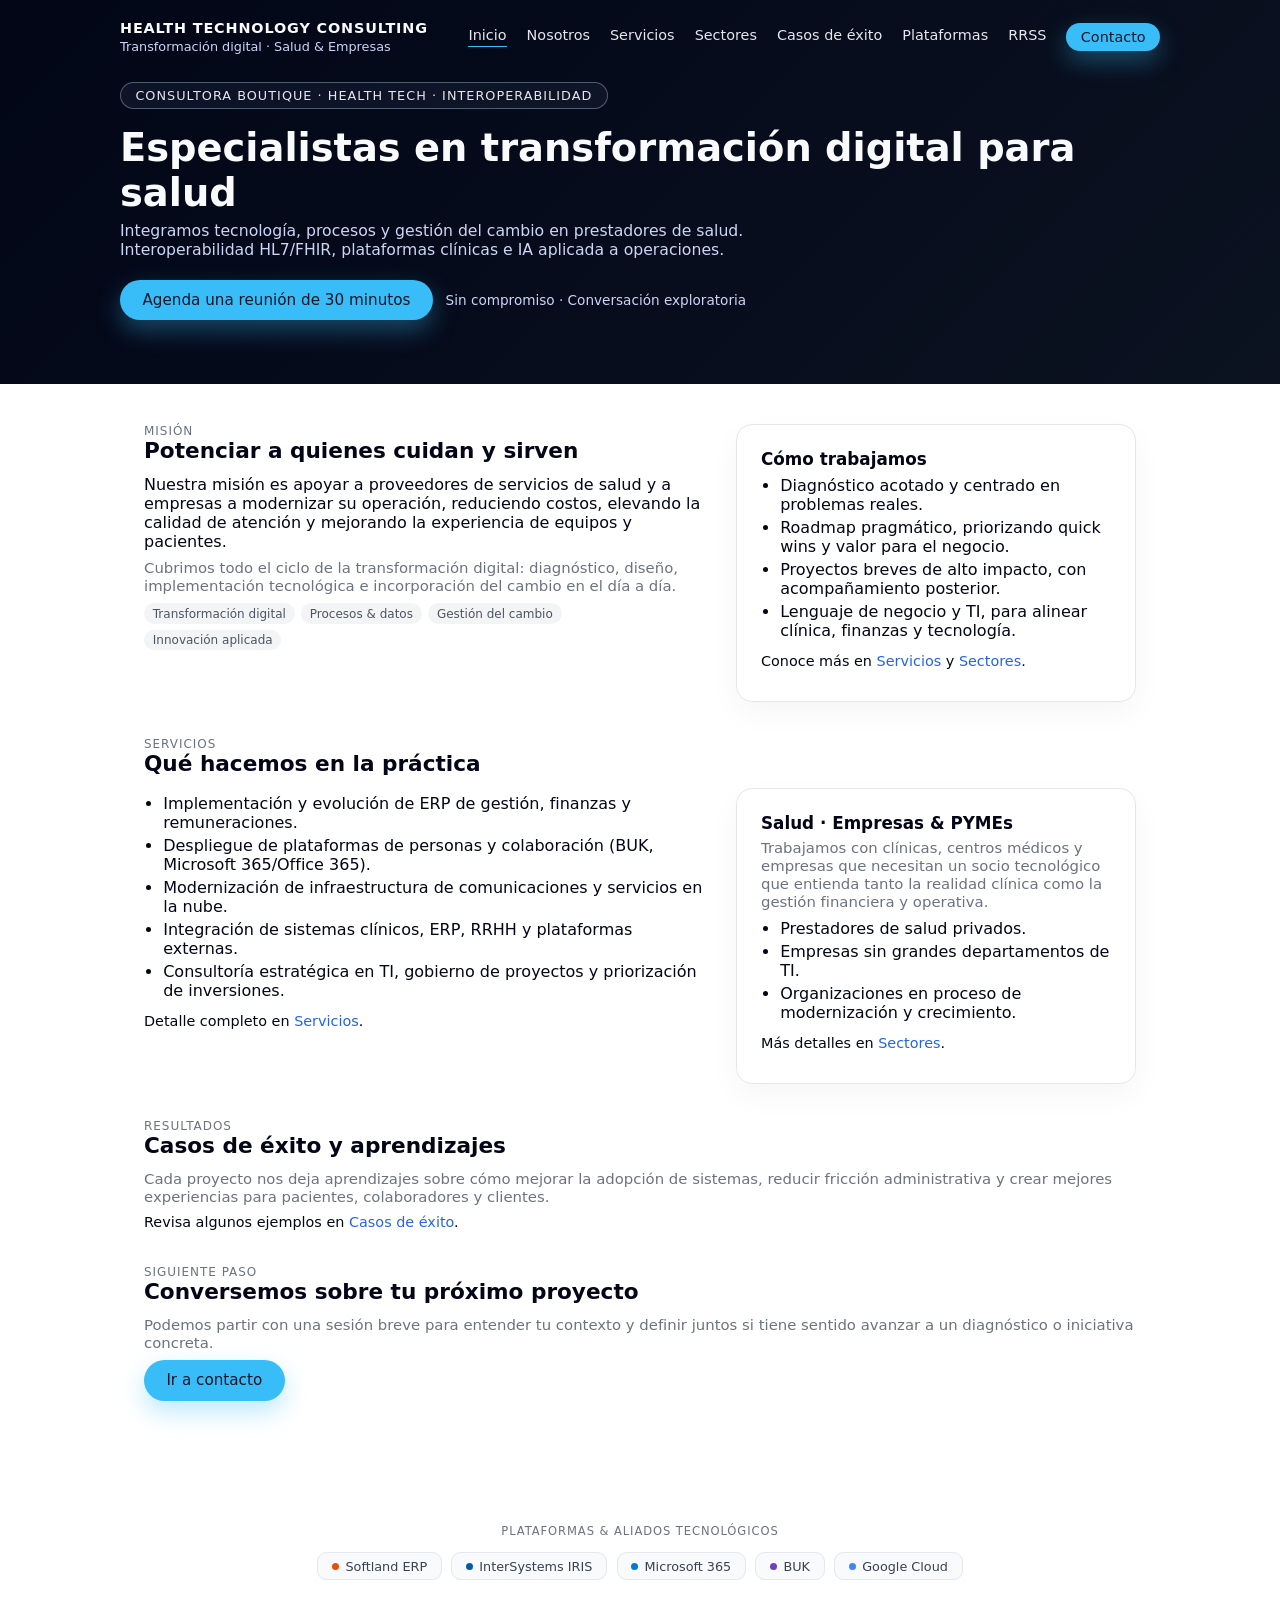
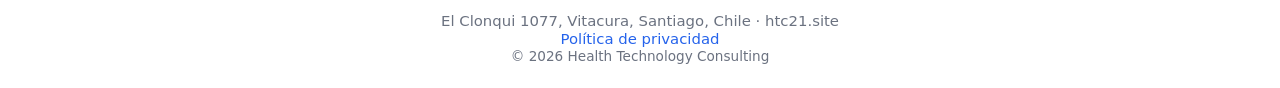
<file: index.html>
<!DOCTYPE html>
<html lang="es">
<head>
  <meta charset="UTF-8" />
  <title>Health Technology Consulting · Especialistas en Salud Digital e Interoperabilidad</title>
  <meta name="viewport" content="width=device-width, initial-scale=1.0" />
  <meta name="description" content="Consultora boutique especializada en transformación digital para prestadores de salud. Interoperabilidad HL7/FHIR, plataformas clínicas sobre InterSystems IRIS e IA aplicada a operaciones. Santiago, Chile." />
  <!-- Cloudflare Web Analytics -->
  <script defer src="https://static.cloudflareinsights.com/beacon.min.js" data-cf-beacon='{"token": "3866fabbafff4f0fb1243a3785478f1d"}'></script>
  <!-- End Cloudflare Web Analytics -->
  <link rel="stylesheet" href="style.css" />
  <style>
    header { padding-bottom: 3rem; }
    .hero { max-width: 1040px; margin: 0 auto; text-align: left; padding-bottom: 1rem; }
    h1 { margin: 0.25rem 0 0.4rem; font-size: clamp(2rem, 3vw, 2.6rem); }
    .subtitle { font-size: 0.98rem; }
    .hero-actions { margin-top: 1.3rem; display: flex; flex-wrap: wrap; gap: 0.8rem; align-items: center; }
    .hero-note { font-size: 0.85rem; color: #cbd5f5; }
    .section { margin-bottom: 2.2rem; }
    .two-col { display: grid; gap: 2rem; }
    @media (min-width: 880px) {
      .two-col { grid-template-columns: 1.4fr 1fr; align-items: flex-start; }
    }
    .pill { display: inline-block; padding: 0.3rem 0.9rem; border-radius: 999px; background: rgba(15,23,42,0.9); border: 1px solid rgba(148,163,184,0.5); font-size: 0.8rem; text-transform: uppercase; letter-spacing: 0.08em; color: #e5e7eb; margin-bottom: 0.75rem; }
    .card { border-radius: 1rem; padding: 1.5rem; border: 1px solid #e5e7eb; background: #ffffff; box-shadow: 0 12px 30px rgba(15,23,42,0.04); }
    .link-inline { font-size: 0.9rem; }
    .badge-row { display: flex; flex-wrap: wrap; gap: 0.4rem; margin-top: 0.4rem; }
    .badge { font-size: 0.75rem; padding: 0.2rem 0.55rem; border-radius: 999px; background: #f3f4f6; color: #4b5563; }
    li { font-size: inherit; }
  </style>
</head>
<body>
  <header>
    <div class="topbar">
      <div class="brand">
        <div class="brand-title">Health Technology Consulting</div>
        <div class="brand-sub">Transformación digital · Salud & Empresas</div>
      </div>
      <nav class="nav">
        <a href="index.html" class="active" aria-current="page">Inicio</a>
        <a href="nosotros.html">Nosotros</a>
        <a href="servicios.html">Servicios</a>
        <a href="sectores.html">Sectores</a>
        <a href="casos.html">Casos de éxito</a>
        <a href="intersystems.html">Plataformas</a>
        <a href="rrss.html">RRSS</a>
        <a href="contacto.html" class="nav-cta">Contacto</a>
      </nav>
    </div>
    <div class="hero">
      <div class="pill">Consultora boutique · Health Tech · Interoperabilidad</div>
      <h1>Especialistas en transformación digital para salud</h1>
      <p class="subtitle">
        Integramos tecnología, procesos y gestión del cambio en prestadores de salud. Interoperabilidad HL7/FHIR, plataformas clínicas e IA aplicada a operaciones.
      </p>
      <div class="hero-actions">
        <a class="btn-primary" href="https://calendly.com/christian-htc/30min" target="_blank" rel="noopener">
          Agenda una reunión de 30 minutos
        </a>
        <span class="hero-note">Sin compromiso · Conversación exploratoria</span>
      </div>
    </div>
  </header>

  <main>
    <div class="two-col section">
      <section>
        <div class="caps">Misión</div>
        <h2>Potenciar a quienes cuidan y sirven</h2>
        <p>
          Nuestra misión es apoyar a proveedores de servicios de salud y a empresas a modernizar su operación, reduciendo costos, elevando la calidad de atención y mejorando la experiencia de equipos y pacientes.
        </p>
        <p class="soft">
          Cubrimos todo el ciclo de la transformación digital: diagnóstico, diseño, implementación tecnológica e incorporación del cambio en el día a día.
        </p>
        <div class="badge-row">
          <span class="badge">Transformación digital</span>
          <span class="badge">Procesos & datos</span>
          <span class="badge">Gestión del cambio</span>
          <span class="badge">Innovación aplicada</span>
        </div>
      </section>
      <aside class="card">
        <h3>Cómo trabajamos</h3>
        <ul>
          <li>Diagnóstico acotado y centrado en problemas reales.</li>
          <li>Roadmap pragmático, priorizando quick wins y valor para el negocio.</li>
          <li>Proyectos breves de alto impacto, con acompañamiento posterior.</li>
          <li>Lenguaje de negocio y TI, para alinear clínica, finanzas y tecnología.</li>
        </ul>
        <p class="link-inline" style="margin-top:0.8rem;">
          Conoce más en <a href="servicios.html">Servicios</a> y <a href="sectores.html">Sectores</a>.
        </p>
      </aside>
    </div>

    <div class="section">
      <div class="caps">Servicios</div>
      <h2>Qué hacemos en la práctica</h2>
      <div class="two-col">
        <section>
          <ul>
            <li>Implementación y evolución de ERP de gestión, finanzas y remuneraciones.</li>
            <li>Despliegue de plataformas de personas y colaboración (BUK, Microsoft 365/Office 365).</li>
            <li>Modernización de infraestructura de comunicaciones y servicios en la nube.</li>
            <li>Integración de sistemas clínicos, ERP, RRHH y plataformas externas.</li>
            <li>Consultoría estratégica en TI, gobierno de proyectos y priorización de inversiones.</li>
          </ul>
          <p class="link-inline" style="margin-top:0.8rem;">
            Detalle completo en <a href="servicios.html">Servicios</a>.
          </p>
        </section>
        <aside class="card">
          <h3>Salud · Empresas & PYMEs</h3>
          <p class="soft">
            Trabajamos con clínicas, centros médicos y empresas que necesitan un socio tecnológico que entienda tanto la realidad clínica como la gestión financiera y operativa.
          </p>
          <ul>
            <li>Prestadores de salud privados.</li>
            <li>Empresas sin grandes departamentos de TI.</li>
            <li>Organizaciones en proceso de modernización y crecimiento.</li>
          </ul>
          <p class="link-inline" style="margin-top:0.8rem;">
            Más detalles en <a href="sectores.html">Sectores</a>.
          </p>
        </aside>
      </div>
    </div>

    <div class="section">
      <div class="caps">Resultados</div>
      <h2>Casos de éxito y aprendizajes</h2>
      <p class="soft">
        Cada proyecto nos deja aprendizajes sobre cómo mejorar la adopción de sistemas, reducir fricción administrativa y crear mejores experiencias para pacientes, colaboradores y clientes.
      </p>
      <p class="link-inline">
        Revisa algunos ejemplos en <a href="casos.html">Casos de éxito</a>.
      </p>
    </div>

    <div class="section">
      <div class="caps">Siguiente paso</div>
      <h2>Conversemos sobre tu próximo proyecto</h2>
      <p class="soft">
        Podemos partir con una sesión breve para entender tu contexto y definir juntos si tiene sentido avanzar a un diagnóstico o iniciativa concreta.
      </p>
      <a class="btn-primary" href="contacto.html">
        Ir a contacto
      </a>
    </div>
  </main>

  <div class="partner-strip">
    <div class="partner-strip-label">Plataformas &amp; aliados tecnológicos</div>
    <div class="partner-grid">
      <a class="partner-badge" href="https://softland.com/cl/" target="_blank" rel="noopener">
        <span class="pb-dot" style="background:#E8500A;"></span>Softland ERP
      </a>
      <a class="partner-badge" href="https://www.intersystems.com/products/intersystems-iris/" target="_blank" rel="noopener">
        <span class="pb-dot" style="background:#005BAC;"></span>InterSystems IRIS
      </a>
      <a class="partner-badge" href="https://www.microsoft.com/es-cl/microsoft-365" target="_blank" rel="noopener">
        <span class="pb-dot" style="background:#0078D4;"></span>Microsoft 365
      </a>
      <a class="partner-badge" href="https://www.buk.cl/" target="_blank" rel="noopener">
        <span class="pb-dot" style="background:#6C3FC5;"></span>BUK
      </a>
      <a class="partner-badge" href="https://cloud.google.com/" target="_blank" rel="noopener">
        <span class="pb-dot" style="background:#4285F4;"></span>Google Cloud
      </a>
    </div>
  </div>

  <footer>
    <div class="soft">
      El Clonqui 1077, Vitacura, Santiago, Chile · htc21.site
    </div>
    <div class="soft">
      <a href="privacidad.html">Política de privacidad</a>
    </div>
    © <span id="year"></span> Health Technology Consulting
  </footer>

  <script>
    document.getElementById('year').textContent = new Date().getFullYear();
  </script>
</body>
</html>
</file>
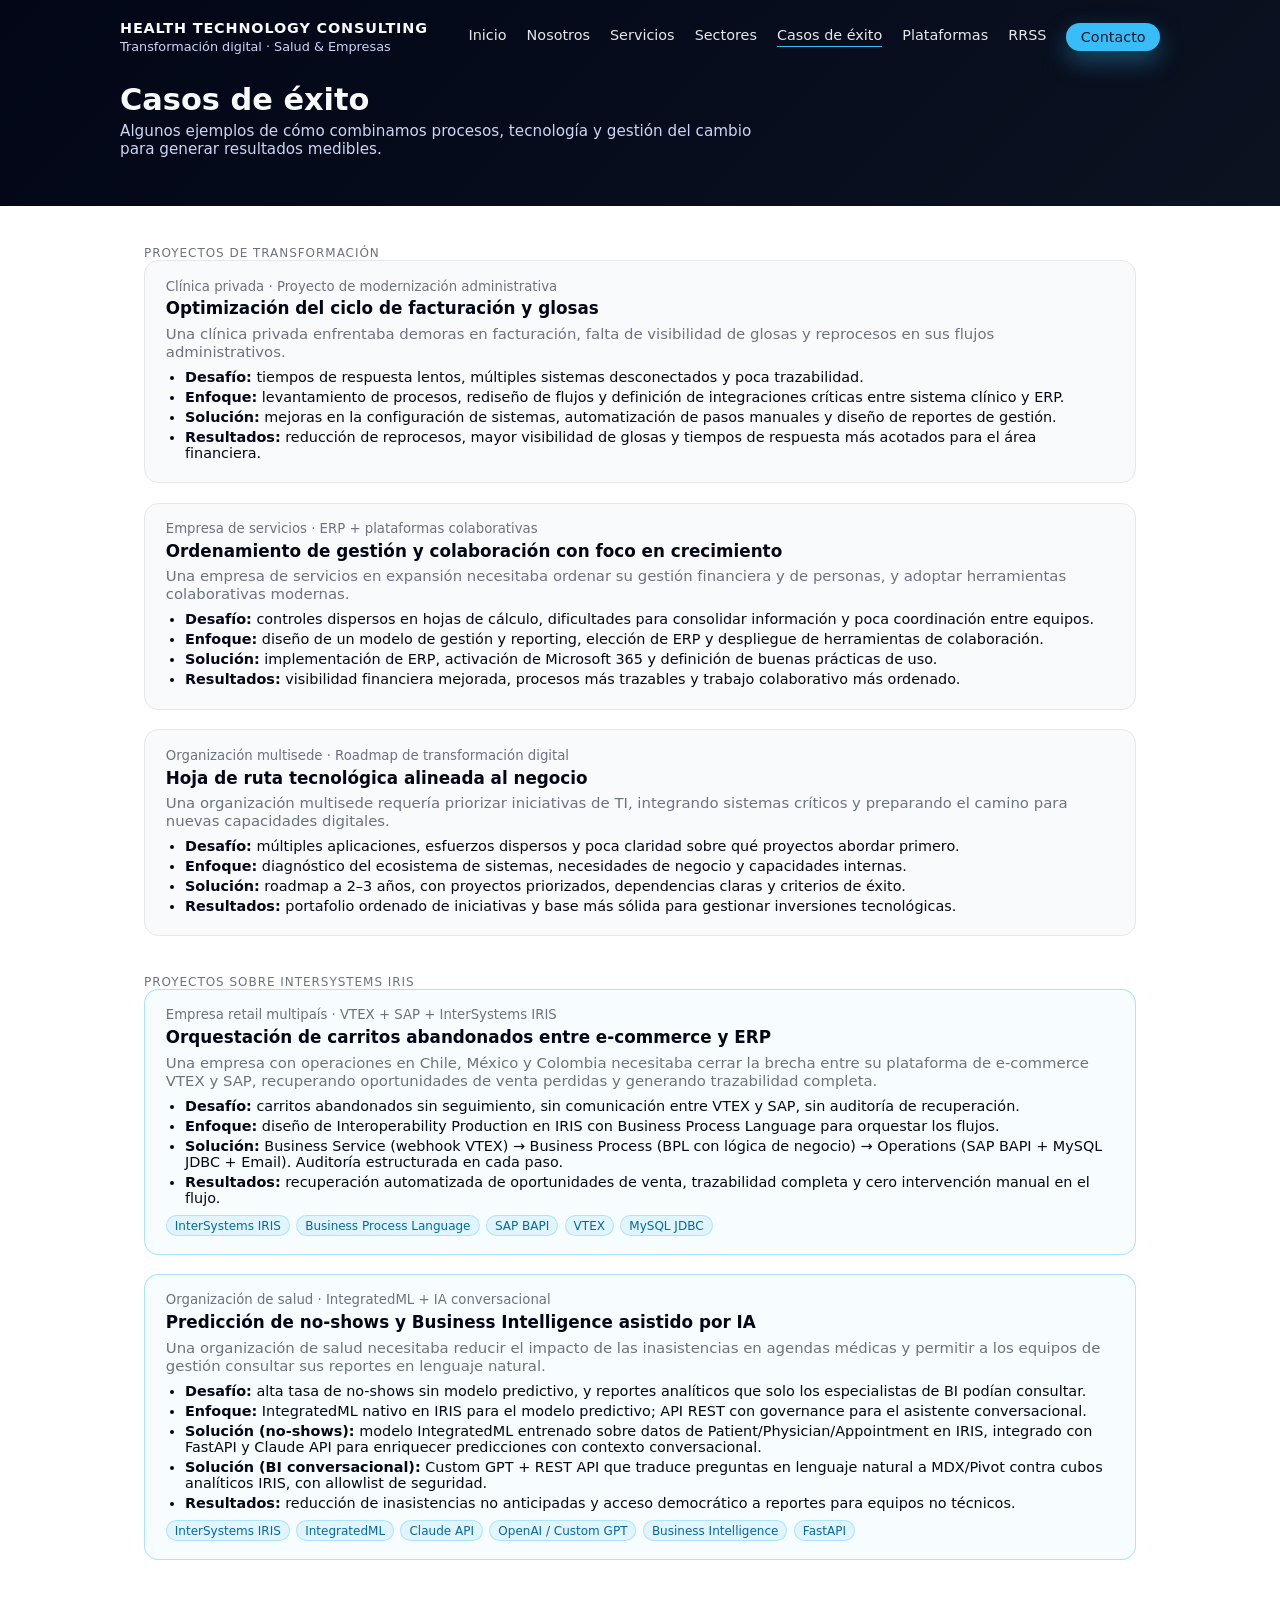
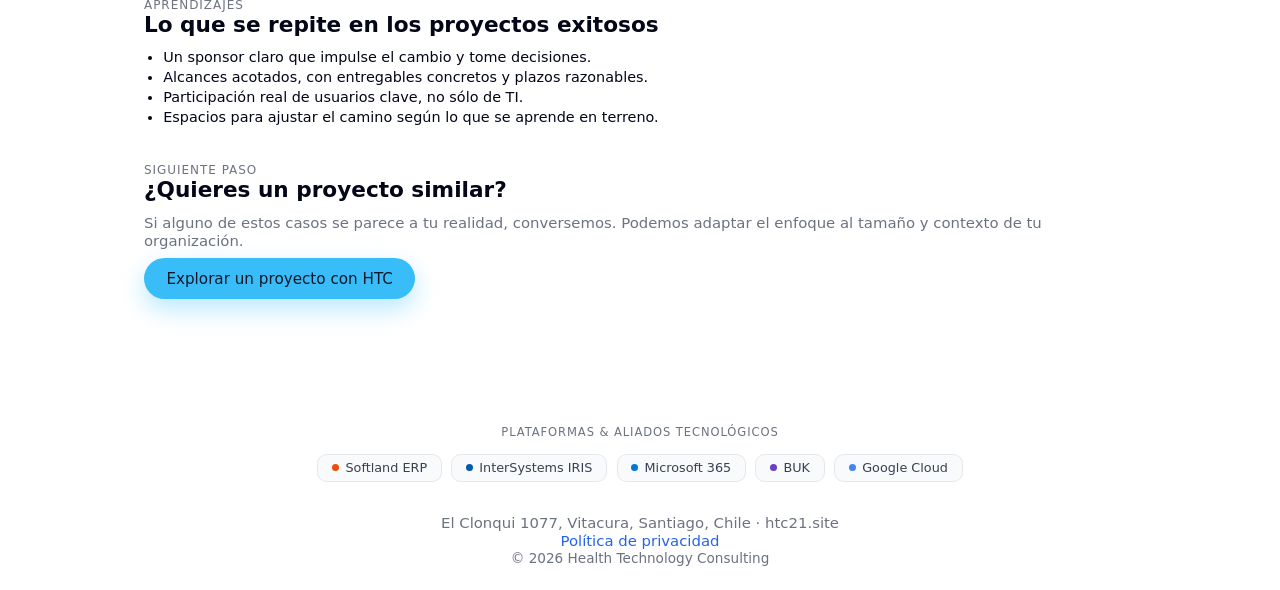
<file: casos.html>
<!DOCTYPE html>
<html lang="es">
<head>
  <meta charset="UTF-8" />
  <title>Casos de éxito · Health Technology Consulting</title>
  <meta name="viewport" content="width=device-width, initial-scale=1.0" />
  <meta name="description" content="Casos de éxito de Health Technology Consulting en proyectos de transformación digital, integración de sistemas, InterSystems IRIS y mejora de procesos en salud y empresas." />
  <!-- Cloudflare Web Analytics -->
  <script defer src="https://static.cloudflareinsights.com/beacon.min.js" data-cf-beacon='{"token": "3866fabbafff4f0fb1243a3785478f1d"}'></script>
  <!-- End Cloudflare Web Analytics -->
  <link rel="stylesheet" href="style.css" />
  <style>
    .case { border-radius: 0.9rem; border: 1px solid #e5e7eb; padding: 1.1rem 1.3rem; background: #f9fafb; margin-bottom: 1.2rem; }
    .case.highlight { border-color: rgba(56,189,248,0.4); background: rgba(56,189,248,0.04); }
    .case-meta { font-size: 0.83rem; color: var(--text-soft); margin-bottom: 0.3rem; }
    .tag-row { display: flex; flex-wrap: wrap; gap: 0.4rem; margin-top: 0.6rem; }
    .tag { font-size: 0.75rem; padding: 0.15rem 0.5rem; border-radius: 999px; background: rgba(56,189,248,0.12); color: #0369a1; border: 1px solid rgba(56,189,248,0.3); }
  </style>
</head>
<body>
  <header>
    <div class="topbar">
      <div class="brand">
        <div class="brand-title">Health Technology Consulting</div>
        <div class="brand-sub">Transformación digital · Salud & Empresas</div>
      </div>
      <nav class="nav">
        <a href="index.html">Inicio</a>
        <a href="nosotros.html">Nosotros</a>
        <a href="servicios.html">Servicios</a>
        <a href="sectores.html">Sectores</a>
        <a href="casos.html" class="active" aria-current="page">Casos de éxito</a>
        <a href="intersystems.html">Plataformas</a>
        <a href="rrss.html">RRSS</a>
        <a href="contacto.html" class="nav-cta">Contacto</a>
      </nav>
    </div>
    <div class="subtitle-header">
      <h1>Casos de éxito</h1>
      <p class="subtitle">
        Algunos ejemplos de cómo combinamos procesos, tecnología y gestión del cambio para generar resultados medibles.
      </p>
    </div>
  </header>

  <main>
    <section class="section">
      <div class="caps">Proyectos de transformación</div>

      <article class="case">
        <div class="case-meta">Clínica privada · Proyecto de modernización administrativa</div>
        <h3>Optimización del ciclo de facturación y glosas</h3>
        <p class="soft">
          Una clínica privada enfrentaba demoras en facturación, falta de visibilidad de glosas y reprocesos en sus flujos administrativos.
        </p>
        <ul>
          <li><strong>Desafío:</strong> tiempos de respuesta lentos, múltiples sistemas desconectados y poca trazabilidad.</li>
          <li><strong>Enfoque:</strong> levantamiento de procesos, rediseño de flujos y definición de integraciones críticas entre sistema clínico y ERP.</li>
          <li><strong>Solución:</strong> mejoras en la configuración de sistemas, automatización de pasos manuales y diseño de reportes de gestión.</li>
          <li><strong>Resultados:</strong> reducción de reprocesos, mayor visibilidad de glosas y tiempos de respuesta más acotados para el área financiera.</li>
        </ul>
      </article>

      <article class="case">
        <div class="case-meta">Empresa de servicios · ERP + plataformas colaborativas</div>
        <h3>Ordenamiento de gestión y colaboración con foco en crecimiento</h3>
        <p class="soft">
          Una empresa de servicios en expansión necesitaba ordenar su gestión financiera y de personas, y adoptar herramientas colaborativas modernas.
        </p>
        <ul>
          <li><strong>Desafío:</strong> controles dispersos en hojas de cálculo, dificultades para consolidar información y poca coordinación entre equipos.</li>
          <li><strong>Enfoque:</strong> diseño de un modelo de gestión y reporting, elección de ERP y despliegue de herramientas de colaboración.</li>
          <li><strong>Solución:</strong> implementación de ERP, activación de Microsoft 365 y definición de buenas prácticas de uso.</li>
          <li><strong>Resultados:</strong> visibilidad financiera mejorada, procesos más trazables y trabajo colaborativo más ordenado.</li>
        </ul>
      </article>

      <article class="case">
        <div class="case-meta">Organización multisede · Roadmap de transformación digital</div>
        <h3>Hoja de ruta tecnológica alineada al negocio</h3>
        <p class="soft">
          Una organización multisede requería priorizar iniciativas de TI, integrando sistemas críticos y preparando el camino para nuevas capacidades digitales.
        </p>
        <ul>
          <li><strong>Desafío:</strong> múltiples aplicaciones, esfuerzos dispersos y poca claridad sobre qué proyectos abordar primero.</li>
          <li><strong>Enfoque:</strong> diagnóstico del ecosistema de sistemas, necesidades de negocio y capacidades internas.</li>
          <li><strong>Solución:</strong> roadmap a 2–3 años, con proyectos priorizados, dependencias claras y criterios de éxito.</li>
          <li><strong>Resultados:</strong> portafolio ordenado de iniciativas y base más sólida para gestionar inversiones tecnológicas.</li>
        </ul>
      </article>
    </section>

    <section class="section">
      <div class="caps">Proyectos sobre InterSystems IRIS</div>

      <article class="case highlight">
        <div class="case-meta">Empresa retail multipaís · VTEX + SAP + InterSystems IRIS</div>
        <h3>Orquestación de carritos abandonados entre e-commerce y ERP</h3>
        <p class="soft">
          Una empresa con operaciones en Chile, México y Colombia necesitaba cerrar la brecha entre su plataforma de e-commerce VTEX y SAP, recuperando oportunidades de venta perdidas y generando trazabilidad completa.
        </p>
        <ul>
          <li><strong>Desafío:</strong> carritos abandonados sin seguimiento, sin comunicación entre VTEX y SAP, sin auditoría de recuperación.</li>
          <li><strong>Enfoque:</strong> diseño de Interoperability Production en IRIS con Business Process Language para orquestar los flujos.</li>
          <li><strong>Solución:</strong> Business Service (webhook VTEX) → Business Process (BPL con lógica de negocio) → Operations (SAP BAPI + MySQL JDBC + Email). Auditoría estructurada en cada paso.</li>
          <li><strong>Resultados:</strong> recuperación automatizada de oportunidades de venta, trazabilidad completa y cero intervención manual en el flujo.</li>
        </ul>
        <div class="tag-row">
          <span class="tag">InterSystems IRIS</span>
          <span class="tag">Business Process Language</span>
          <span class="tag">SAP BAPI</span>
          <span class="tag">VTEX</span>
          <span class="tag">MySQL JDBC</span>
        </div>
      </article>

      <article class="case highlight">
        <div class="case-meta">Organización de salud · IntegratedML + IA conversacional</div>
        <h3>Predicción de no-shows y Business Intelligence asistido por IA</h3>
        <p class="soft">
          Una organización de salud necesitaba reducir el impacto de las inasistencias en agendas médicas y permitir a los equipos de gestión consultar sus reportes en lenguaje natural.
        </p>
        <ul>
          <li><strong>Desafío:</strong> alta tasa de no-shows sin modelo predictivo, y reportes analíticos que solo los especialistas de BI podían consultar.</li>
          <li><strong>Enfoque:</strong> IntegratedML nativo en IRIS para el modelo predictivo; API REST con governance para el asistente conversacional.</li>
          <li><strong>Solución (no-shows):</strong> modelo IntegratedML entrenado sobre datos de Patient/Physician/Appointment en IRIS, integrado con FastAPI y Claude API para enriquecer predicciones con contexto conversacional.</li>
          <li><strong>Solución (BI conversacional):</strong> Custom GPT + REST API que traduce preguntas en lenguaje natural a MDX/Pivot contra cubos analíticos IRIS, con allowlist de seguridad.</li>
          <li><strong>Resultados:</strong> reducción de inasistencias no anticipadas y acceso democrático a reportes para equipos no técnicos.</li>
        </ul>
        <div class="tag-row">
          <span class="tag">InterSystems IRIS</span>
          <span class="tag">IntegratedML</span>
          <span class="tag">Claude API</span>
          <span class="tag">OpenAI / Custom GPT</span>
          <span class="tag">Business Intelligence</span>
          <span class="tag">FastAPI</span>
        </div>
      </article>
    </section>

    <section class="section">
      <div class="caps">Aprendizajes</div>
      <h2>Lo que se repite en los proyectos exitosos</h2>
      <ul>
        <li>Un sponsor claro que impulse el cambio y tome decisiones.</li>
        <li>Alcances acotados, con entregables concretos y plazos razonables.</li>
        <li>Participación real de usuarios clave, no sólo de TI.</li>
        <li>Espacios para ajustar el camino según lo que se aprende en terreno.</li>
      </ul>
    </section>

    <section class="section">
      <div class="caps">Siguiente paso</div>
      <h2>¿Quieres un proyecto similar?</h2>
      <p class="soft">
        Si alguno de estos casos se parece a tu realidad, conversemos. Podemos adaptar el enfoque al tamaño y contexto de tu organización.
      </p>
      <a class="btn-primary" href="contacto.html">Explorar un proyecto con HTC</a>
    </section>
  </main>

  <div class="partner-strip">
    <div class="partner-strip-label">Plataformas &amp; aliados tecnológicos</div>
    <div class="partner-grid">
      <a class="partner-badge" href="https://softland.com/cl/" target="_blank" rel="noopener">
        <span class="pb-dot" style="background:#E8500A;"></span>Softland ERP
      </a>
      <a class="partner-badge" href="https://www.intersystems.com/products/intersystems-iris/" target="_blank" rel="noopener">
        <span class="pb-dot" style="background:#005BAC;"></span>InterSystems IRIS
      </a>
      <a class="partner-badge" href="https://www.microsoft.com/es-cl/microsoft-365" target="_blank" rel="noopener">
        <span class="pb-dot" style="background:#0078D4;"></span>Microsoft 365
      </a>
      <a class="partner-badge" href="https://www.buk.cl/" target="_blank" rel="noopener">
        <span class="pb-dot" style="background:#6C3FC5;"></span>BUK
      </a>
      <a class="partner-badge" href="https://cloud.google.com/" target="_blank" rel="noopener">
        <span class="pb-dot" style="background:#4285F4;"></span>Google Cloud
      </a>
    </div>
  </div>

  <footer>
    <div class="soft">
      El Clonqui 1077, Vitacura, Santiago, Chile · htc21.site
    </div>
    <div class="soft">
      <a href="privacidad.html">Política de privacidad</a>
    </div>
    © <span id="year"></span> Health Technology Consulting
  </footer>

  <script>
    document.getElementById('year').textContent = new Date().getFullYear();
  </script>
</body>
</html>
</file>
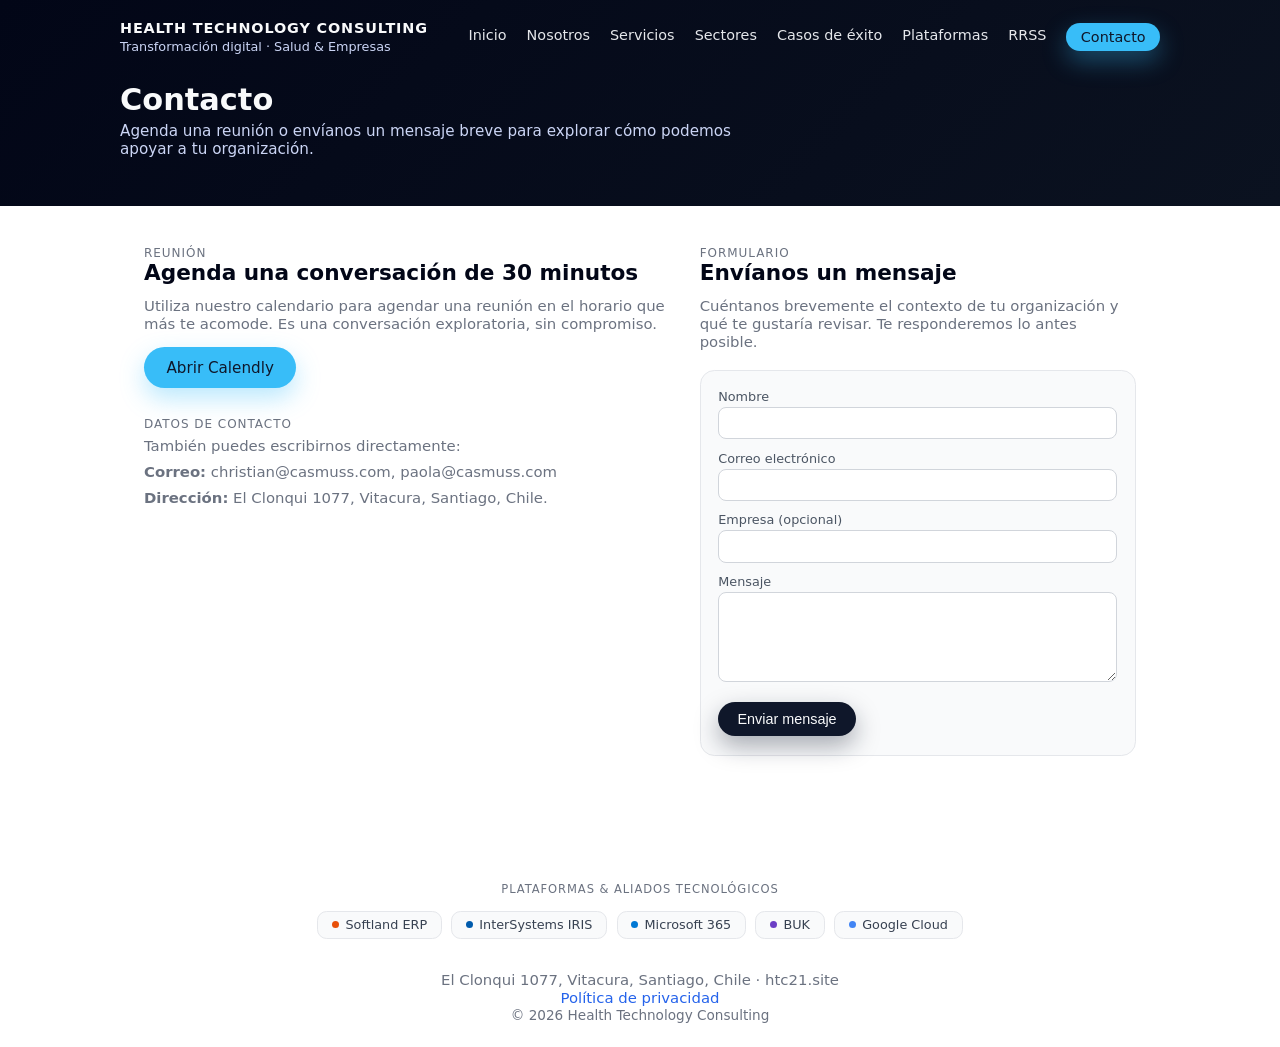
<file: contacto.html>
<!DOCTYPE html>
<html lang="es">
<head>
  <meta charset="UTF-8" />
  <title>Contacto · Health Technology Consulting</title>
  <meta name="viewport" content="width=device-width, initial-scale=1.0" />
  <meta name="description" content="Contacto con Health Technology Consulting: agenda una reunión o envía un mensaje breve para conversar sobre tu próximo proyecto de transformación digital." />
  <!-- Cloudflare Web Analytics -->
  <script defer src="https://static.cloudflareinsights.com/beacon.min.js" data-cf-beacon='{"token": "3866fabbafff4f0fb1243a3785478f1d"}'></script>
  <!-- End Cloudflare Web Analytics -->
  <link rel="stylesheet" href="style.css" />
  <style>
    .layout { display: grid; gap: 2rem; }
    @media (min-width: 880px) { .layout { grid-template-columns: 1.2fr 1fr; } }
    .contact-form { margin-top: 1.2rem; padding: 1.1rem 1.1rem 1.2rem; border-radius: 0.9rem; border: 1px solid #e5e7eb; background: #f9fafb; }
    .contact-form .field { margin-bottom: 0.7rem; }
    .contact-form label { display: block; font-size: 0.8rem; font-weight: 500; margin-bottom: 0.2rem; color: #4b5563; }
    .contact-form input,
    .contact-form textarea { width: 100%; padding: 0.45rem 0.6rem; border-radius: 0.5rem; border: 1px solid #d1d5db; font-family: inherit; font-size: 0.9rem; outline: none; }
    .contact-form input:focus,
    .contact-form textarea:focus { border-color: #38bdf8; box-shadow: 0 0 0 1px rgba(56,189,248,0.45); }
    .contact-form textarea { min-height: 90px; resize: vertical; }
    .contact-form button { display: inline-block; margin-top: 0.3rem; padding: 0.55rem 1.2rem; border-radius: 999px; border: none; cursor: pointer; font-size: 0.9rem; font-weight: 500; background: #0f172a; color: #f9fafb; box-shadow: 0 10px 25px rgba(15,23,42,0.35); transition: transform 0.08s ease-out, box-shadow 0.08s ease-out; }
    .contact-form button:hover { transform: translateY(-1px); box-shadow: 0 14px 32px rgba(15,23,42,0.45); }
    .contact-form button:active { transform: translateY(1px); box-shadow: 0 6px 18px rgba(15,23,42,0.3); }
  </style>
</head>
<body>
  <header>
    <div class="topbar">
      <div class="brand">
        <div class="brand-title">Health Technology Consulting</div>
        <div class="brand-sub">Transformación digital · Salud & Empresas</div>
      </div>
      <nav class="nav">
        <a href="index.html">Inicio</a>
        <a href="nosotros.html">Nosotros</a>
        <a href="servicios.html">Servicios</a>
        <a href="sectores.html">Sectores</a>
        <a href="casos.html">Casos de éxito</a>
        <a href="intersystems.html">Plataformas</a>
        <a href="rrss.html">RRSS</a>
        <a href="contacto.html" class="nav-cta active" aria-current="page">Contacto</a>
      </nav>
    </div>
    <div class="subtitle-header">
      <h1>Contacto</h1>
      <p class="subtitle">
        Agenda una reunión o envíanos un mensaje breve para explorar cómo podemos apoyar a tu organización.
      </p>
    </div>
  </header>

  <main>
    <div class="layout">
      <section class="section">
        <div class="caps">Reunión</div>
        <h2>Agenda una conversación de 30 minutos</h2>
        <p class="soft">
          Utiliza nuestro calendario para agendar una reunión en el horario que más te acomode. Es una conversación exploratoria, sin compromiso.
        </p>
        <p style="margin-top:0.9rem;">
          <a class="btn-primary" href="https://calendly.com/christian-htc/30min" target="_blank" rel="noopener">
            Abrir Calendly
          </a>
        </p>

        <div class="section" style="margin-top:1.8rem;">
          <div class="caps">Datos de contacto</div>
          <p class="soft">
            También puedes escribirnos directamente:
          </p>
          <p class="soft" style="margin-top:0.4rem;">
            <strong>Correo:</strong>
            <span class="em" data-user="christian" data-domain="casmuss.com"></span>,
            <span class="em" data-user="paola" data-domain="casmuss.com"></span>
          </p>
          <p class="soft">
            <strong>Dirección:</strong> El Clonqui 1077, Vitacura, Santiago, Chile.
          </p>
        </div>
      </section>

      <section class="section">
        <div class="caps">Formulario</div>
        <h2>Envíanos un mensaje</h2>
        <p class="soft">
          Cuéntanos brevemente el contexto de tu organización y qué te gustaría revisar. Te responderemos lo antes posible.
        </p>

        <form class="contact-form"
              action="https://formspree.io/f/xeoyrnwz"
              method="POST">
          <div class="field">
            <label for="cf-nombre">Nombre</label>
            <input type="text" id="cf-nombre" name="nombre" required />
          </div>
          <div class="field">
            <label for="cf-email">Correo electrónico</label>
            <input type="email" id="cf-email" name="_replyto" required />
          </div>
          <div class="field">
            <label for="cf-empresa">Empresa (opcional)</label>
            <input type="text" id="cf-empresa" name="empresa" />
          </div>
          <div class="field">
            <label for="cf-mensaje">Mensaje</label>
            <textarea id="cf-mensaje" name="mensaje" required></textarea>
          </div>
          <input type="text" name="_gotcha" style="display:none" />
          <button type="submit" aria-label="Enviar formulario de contacto">Enviar mensaje</button>
        </form>
      </section>
    </div>
  </main>

  <div class="partner-strip">
    <div class="partner-strip-label">Plataformas &amp; aliados tecnológicos</div>
    <div class="partner-grid">
      <a class="partner-badge" href="https://softland.com/cl/" target="_blank" rel="noopener">
        <span class="pb-dot" style="background:#E8500A;"></span>Softland ERP
      </a>
      <a class="partner-badge" href="https://www.intersystems.com/products/intersystems-iris/" target="_blank" rel="noopener">
        <span class="pb-dot" style="background:#005BAC;"></span>InterSystems IRIS
      </a>
      <a class="partner-badge" href="https://www.microsoft.com/es-cl/microsoft-365" target="_blank" rel="noopener">
        <span class="pb-dot" style="background:#0078D4;"></span>Microsoft 365
      </a>
      <a class="partner-badge" href="https://www.buk.cl/" target="_blank" rel="noopener">
        <span class="pb-dot" style="background:#6C3FC5;"></span>BUK
      </a>
      <a class="partner-badge" href="https://cloud.google.com/" target="_blank" rel="noopener">
        <span class="pb-dot" style="background:#4285F4;"></span>Google Cloud
      </a>
    </div>
  </div>

  <footer>
    <div class="soft">
      El Clonqui 1077, Vitacura, Santiago, Chile · htc21.site
    </div>
    <div class="soft">
      <a href="privacidad.html">Política de privacidad</a>
    </div>
    © <span id="year"></span> Health Technology Consulting
  </footer>

  <script>
    document.getElementById('year').textContent = new Date().getFullYear();
    document.querySelectorAll('.em').forEach(function (el) {
      var addr = el.dataset.user + '@' + el.dataset.domain;
      el.textContent = addr;
    });
  </script>
</body>
</html>
</file>
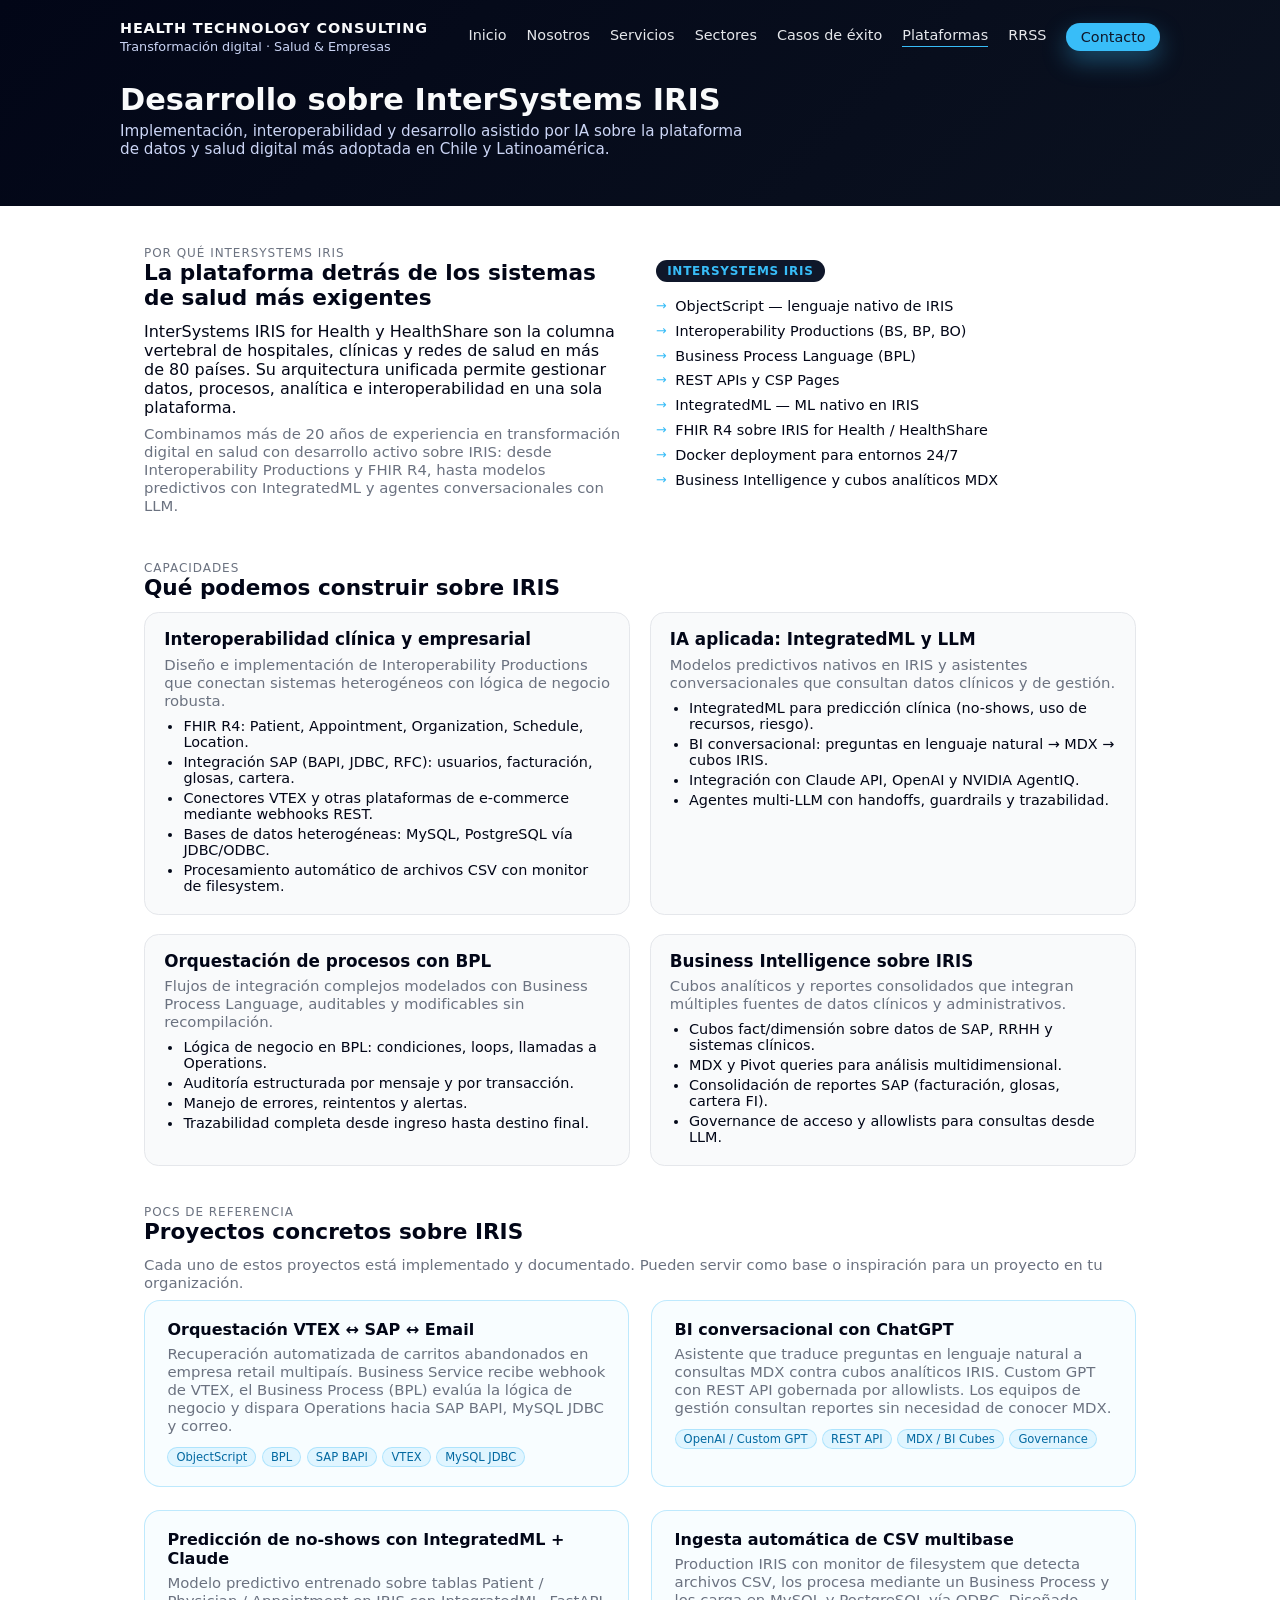
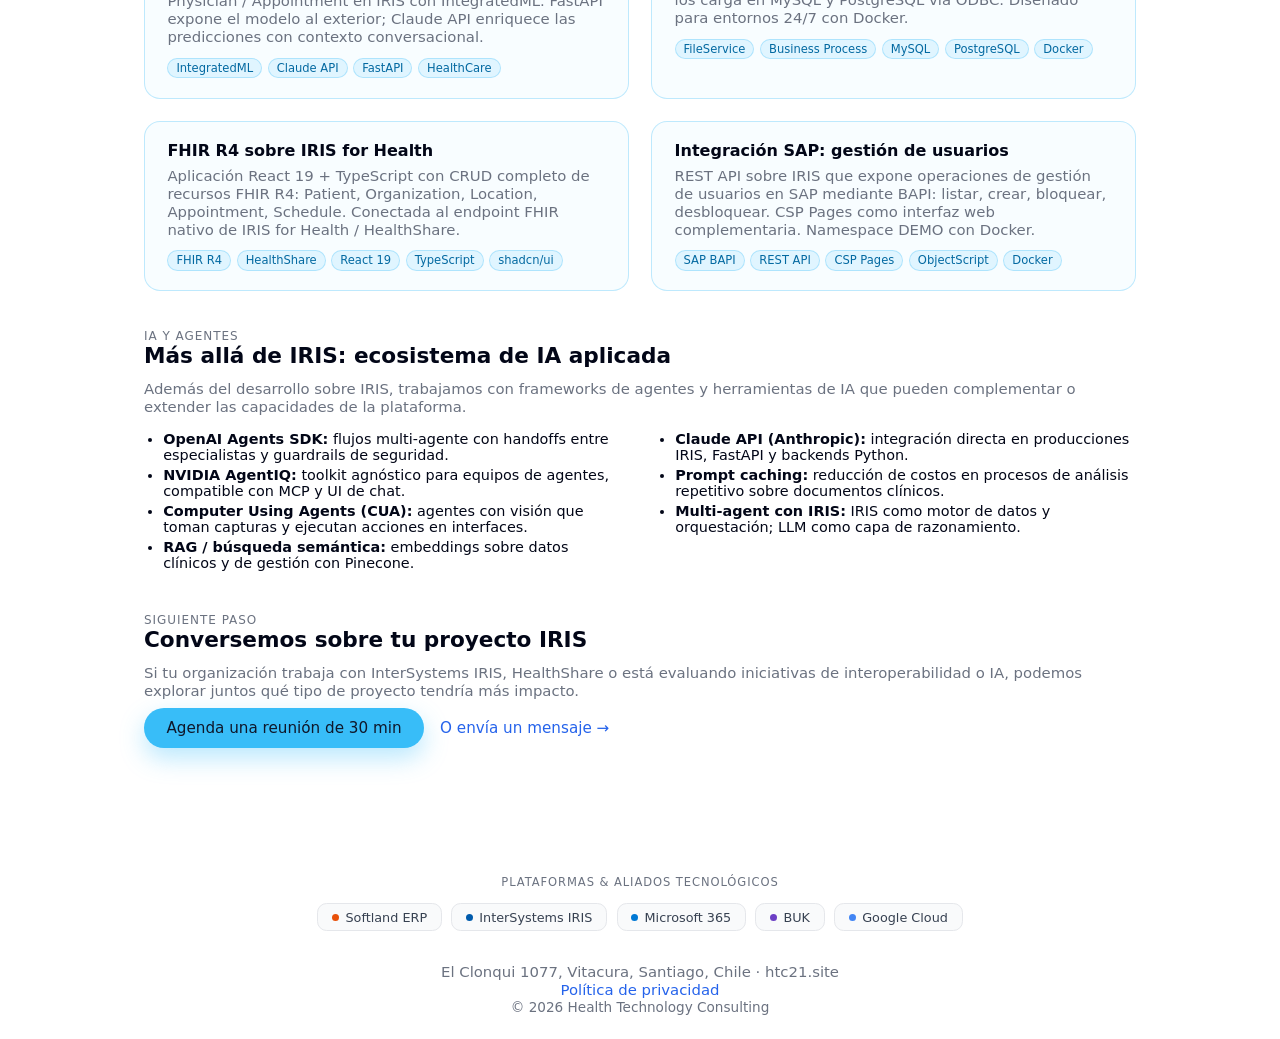
<file: intersystems.html>
<!DOCTYPE html>
<html lang="es">
<head>
  <meta charset="UTF-8" />
  <title>Plataformas InterSystems IRIS · Health Technology Consulting</title>
  <meta name="viewport" content="width=device-width, initial-scale=1.0" />
  <meta name="description" content="Desarrollo sobre InterSystems IRIS: interoperabilidad sanitaria, integración empresarial, modelos predictivos con IntegratedML y desarrollo asistido por IA." />
  <!-- Cloudflare Web Analytics -->
  <script defer src="https://static.cloudflareinsights.com/beacon.min.js" data-cf-beacon='{"token": "3866fabbafff4f0fb1243a3785478f1d"}'></script>
  <!-- End Cloudflare Web Analytics -->
  <link rel="stylesheet" href="style.css" />
  <style>
    .two-col { display: grid; gap: 2rem; }
    @media (min-width: 880px) {
      .two-col { grid-template-columns: repeat(2, minmax(0, 1fr)); align-items: start; }
    }
    .cap-grid { display: grid; gap: 1.2rem; }
    @media (min-width: 880px) {
      .cap-grid { grid-template-columns: repeat(2, minmax(0, 1fr)); }
    }
    .cap-item { border-radius: 0.9rem; border: 1px solid #e5e7eb; padding: 1rem 1.2rem; background: #f9fafb; }
    .poc-grid { display: grid; gap: 1.4rem; }
    @media (min-width: 880px) {
      .poc-grid { grid-template-columns: repeat(2, minmax(0, 1fr)); }
    }
    .poc-card { border-radius: 1rem; border: 1px solid rgba(56,189,248,0.3); padding: 1.2rem 1.4rem; background: rgba(56,189,248,0.03); }
    .poc-card h3 { font-size: 1rem; }
    .tag-row { display: flex; flex-wrap: wrap; gap: 0.35rem; margin-top: 0.7rem; }
    .tag { font-size: 0.72rem; padding: 0.15rem 0.5rem; border-radius: 999px; background: rgba(56,189,248,0.12); color: #0369a1; border: 1px solid rgba(56,189,248,0.3); }
    .iris-badge { display: inline-block; padding: 0.25rem 0.7rem; border-radius: 999px; background: #0f172a; color: #38bdf8; font-size: 0.75rem; font-weight: 600; letter-spacing: 0.06em; text-transform: uppercase; margin-bottom: 0.6rem; }
    .stack-list { list-style: none; padding: 0; margin: 0.4rem 0 0; display: flex; flex-direction: column; gap: 0.3rem; }
    .stack-list li { font-size: 0.9rem; padding-left: 1.2rem; position: relative; }
    .stack-list li::before { content: "→"; position: absolute; left: 0; color: var(--accent); font-size: 0.8rem; }
  </style>
</head>
<body>
  <header>
    <div class="topbar">
      <div class="brand">
        <div class="brand-title">Health Technology Consulting</div>
        <div class="brand-sub">Transformación digital · Salud & Empresas</div>
      </div>
      <nav class="nav">
        <a href="index.html">Inicio</a>
        <a href="nosotros.html">Nosotros</a>
        <a href="servicios.html">Servicios</a>
        <a href="sectores.html">Sectores</a>
        <a href="casos.html">Casos de éxito</a>
        <a href="intersystems.html" class="active" aria-current="page">Plataformas</a>
        <a href="rrss.html">RRSS</a>
        <a href="contacto.html" class="nav-cta">Contacto</a>
      </nav>
    </div>
    <div class="subtitle-header">
      <h1>Desarrollo sobre InterSystems IRIS</h1>
      <p class="subtitle">
        Implementación, interoperabilidad y desarrollo asistido por IA sobre la plataforma de datos y salud digital más adoptada en Chile y Latinoamérica.
      </p>
    </div>
  </header>

  <main>

    <section class="section">
      <div class="caps">Por qué InterSystems IRIS</div>
      <div class="two-col">
        <div>
          <h2>La plataforma detrás de los sistemas de salud más exigentes</h2>
          <p>
            InterSystems IRIS for Health y HealthShare son la columna vertebral de hospitales, clínicas y redes de salud en más de 80 países. Su arquitectura unificada permite gestionar datos, procesos, analítica e interoperabilidad en una sola plataforma.
          </p>
          <p class="soft">
            Combinamos más de 20 años de experiencia en transformación digital en salud con desarrollo activo sobre IRIS: desde Interoperability Productions y FHIR R4, hasta modelos predictivos con IntegratedML y agentes conversacionales con LLM.
          </p>
        </div>
        <aside>
          <div class="iris-badge">InterSystems IRIS</div>
          <ul class="stack-list">
            <li>ObjectScript — lenguaje nativo de IRIS</li>
            <li>Interoperability Productions (BS, BP, BO)</li>
            <li>Business Process Language (BPL)</li>
            <li>REST APIs y CSP Pages</li>
            <li>IntegratedML — ML nativo en IRIS</li>
            <li>FHIR R4 sobre IRIS for Health / HealthShare</li>
            <li>Docker deployment para entornos 24/7</li>
            <li>Business Intelligence y cubos analíticos MDX</li>
          </ul>
        </aside>
      </div>
    </section>

    <section class="section">
      <div class="caps">Capacidades</div>
      <h2>Qué podemos construir sobre IRIS</h2>
      <div class="cap-grid">
        <article class="cap-item">
          <h3>Interoperabilidad clínica y empresarial</h3>
          <p class="soft">
            Diseño e implementación de Interoperability Productions que conectan sistemas heterogéneos con lógica de negocio robusta.
          </p>
          <ul>
            <li>FHIR R4: Patient, Appointment, Organization, Schedule, Location.</li>
            <li>Integración SAP (BAPI, JDBC, RFC): usuarios, facturación, glosas, cartera.</li>
            <li>Conectores VTEX y otras plataformas de e-commerce mediante webhooks REST.</li>
            <li>Bases de datos heterogéneas: MySQL, PostgreSQL vía JDBC/ODBC.</li>
            <li>Procesamiento automático de archivos CSV con monitor de filesystem.</li>
          </ul>
        </article>

        <article class="cap-item">
          <h3>IA aplicada: IntegratedML y LLM</h3>
          <p class="soft">
            Modelos predictivos nativos en IRIS y asistentes conversacionales que consultan datos clínicos y de gestión.
          </p>
          <ul>
            <li>IntegratedML para predicción clínica (no-shows, uso de recursos, riesgo).</li>
            <li>BI conversacional: preguntas en lenguaje natural → MDX → cubos IRIS.</li>
            <li>Integración con Claude API, OpenAI y NVIDIA AgentIQ.</li>
            <li>Agentes multi-LLM con handoffs, guardrails y trazabilidad.</li>
          </ul>
        </article>

        <article class="cap-item">
          <h3>Orquestación de procesos con BPL</h3>
          <p class="soft">
            Flujos de integración complejos modelados con Business Process Language, auditables y modificables sin recompilación.
          </p>
          <ul>
            <li>Lógica de negocio en BPL: condiciones, loops, llamadas a Operations.</li>
            <li>Auditoría estructurada por mensaje y por transacción.</li>
            <li>Manejo de errores, reintentos y alertas.</li>
            <li>Trazabilidad completa desde ingreso hasta destino final.</li>
          </ul>
        </article>

        <article class="cap-item">
          <h3>Business Intelligence sobre IRIS</h3>
          <p class="soft">
            Cubos analíticos y reportes consolidados que integran múltiples fuentes de datos clínicos y administrativos.
          </p>
          <ul>
            <li>Cubos fact/dimensión sobre datos de SAP, RRHH y sistemas clínicos.</li>
            <li>MDX y Pivot queries para análisis multidimensional.</li>
            <li>Consolidación de reportes SAP (facturación, glosas, cartera FI).</li>
            <li>Governance de acceso y allowlists para consultas desde LLM.</li>
          </ul>
        </article>
      </div>
    </section>

    <section class="section">
      <div class="caps">PoCs de referencia</div>
      <h2>Proyectos concretos sobre IRIS</h2>
      <p class="soft">
        Cada uno de estos proyectos está implementado y documentado. Pueden servir como base o inspiración para un proyecto en tu organización.
      </p>
      <div class="poc-grid">

        <article class="poc-card">
          <h3>Orquestación VTEX ↔ SAP ↔ Email</h3>
          <p class="soft">
            Recuperación automatizada de carritos abandonados en empresa retail multipaís. Business Service recibe webhook de VTEX, el Business Process (BPL) evalúa la lógica de negocio y dispara Operations hacia SAP BAPI, MySQL JDBC y correo.
          </p>
          <div class="tag-row">
            <span class="tag">ObjectScript</span>
            <span class="tag">BPL</span>
            <span class="tag">SAP BAPI</span>
            <span class="tag">VTEX</span>
            <span class="tag">MySQL JDBC</span>
          </div>
        </article>

        <article class="poc-card">
          <h3>BI conversacional con ChatGPT</h3>
          <p class="soft">
            Asistente que traduce preguntas en lenguaje natural a consultas MDX contra cubos analíticos IRIS. Custom GPT con REST API gobernada por allowlists. Los equipos de gestión consultan reportes sin necesidad de conocer MDX.
          </p>
          <div class="tag-row">
            <span class="tag">OpenAI / Custom GPT</span>
            <span class="tag">REST API</span>
            <span class="tag">MDX / BI Cubes</span>
            <span class="tag">Governance</span>
          </div>
        </article>

        <article class="poc-card">
          <h3>Predicción de no-shows con IntegratedML + Claude</h3>
          <p class="soft">
            Modelo predictivo entrenado sobre tablas Patient / Physician / Appointment en IRIS con IntegratedML. FastAPI expone el modelo al exterior; Claude API enriquece las predicciones con contexto conversacional.
          </p>
          <div class="tag-row">
            <span class="tag">IntegratedML</span>
            <span class="tag">Claude API</span>
            <span class="tag">FastAPI</span>
            <span class="tag">HealthCare</span>
          </div>
        </article>

        <article class="poc-card">
          <h3>Ingesta automática de CSV multibase</h3>
          <p class="soft">
            Production IRIS con monitor de filesystem que detecta archivos CSV, los procesa mediante un Business Process y los carga en MySQL y PostgreSQL vía ODBC. Diseñado para entornos 24/7 con Docker.
          </p>
          <div class="tag-row">
            <span class="tag">FileService</span>
            <span class="tag">Business Process</span>
            <span class="tag">MySQL</span>
            <span class="tag">PostgreSQL</span>
            <span class="tag">Docker</span>
          </div>
        </article>

        <article class="poc-card">
          <h3>FHIR R4 sobre IRIS for Health</h3>
          <p class="soft">
            Aplicación React 19 + TypeScript con CRUD completo de recursos FHIR R4: Patient, Organization, Location, Appointment, Schedule. Conectada al endpoint FHIR nativo de IRIS for Health / HealthShare.
          </p>
          <div class="tag-row">
            <span class="tag">FHIR R4</span>
            <span class="tag">HealthShare</span>
            <span class="tag">React 19</span>
            <span class="tag">TypeScript</span>
            <span class="tag">shadcn/ui</span>
          </div>
        </article>

        <article class="poc-card">
          <h3>Integración SAP: gestión de usuarios</h3>
          <p class="soft">
            REST API sobre IRIS que expone operaciones de gestión de usuarios en SAP mediante BAPI: listar, crear, bloquear, desbloquear. CSP Pages como interfaz web complementaria. Namespace DEMO con Docker.
          </p>
          <div class="tag-row">
            <span class="tag">SAP BAPI</span>
            <span class="tag">REST API</span>
            <span class="tag">CSP Pages</span>
            <span class="tag">ObjectScript</span>
            <span class="tag">Docker</span>
          </div>
        </article>

      </div>
    </section>

    <section class="section">
      <div class="caps">IA y agentes</div>
      <h2>Más allá de IRIS: ecosistema de IA aplicada</h2>
      <p class="soft">
        Además del desarrollo sobre IRIS, trabajamos con frameworks de agentes y herramientas de IA que pueden complementar o extender las capacidades de la plataforma.
      </p>
      <div class="two-col">
        <ul>
          <li><strong>OpenAI Agents SDK:</strong> flujos multi-agente con handoffs entre especialistas y guardrails de seguridad.</li>
          <li><strong>NVIDIA AgentIQ:</strong> toolkit agnóstico para equipos de agentes, compatible con MCP y UI de chat.</li>
          <li><strong>Computer Using Agents (CUA):</strong> agentes con visión que toman capturas y ejecutan acciones en interfaces.</li>
          <li><strong>RAG / búsqueda semántica:</strong> embeddings sobre datos clínicos y de gestión con Pinecone.</li>
        </ul>
        <ul>
          <li><strong>Claude API (Anthropic):</strong> integración directa en producciones IRIS, FastAPI y backends Python.</li>
          <li><strong>Prompt caching:</strong> reducción de costos en procesos de análisis repetitivo sobre documentos clínicos.</li>
          <li><strong>Multi-agent con IRIS:</strong> IRIS como motor de datos y orquestación; LLM como capa de razonamiento.</li>
        </ul>
      </div>
    </section>

    <section class="section">
      <div class="caps">Siguiente paso</div>
      <h2>Conversemos sobre tu proyecto IRIS</h2>
      <p class="soft">
        Si tu organización trabaja con InterSystems IRIS, HealthShare o está evaluando iniciativas de interoperabilidad o IA, podemos explorar juntos qué tipo de proyecto tendría más impacto.
      </p>
      <div style="display:flex; flex-wrap:wrap; gap:1rem; align-items:center; margin-top:0.5rem;">
        <a class="btn-primary" href="https://calendly.com/christian-htc/30min" target="_blank" rel="noopener">
          Agenda una reunión de 30 min
        </a>
        <a href="contacto.html" style="font-size:0.95rem;">O envía un mensaje →</a>
      </div>
    </section>

  </main>

  <div class="partner-strip">
    <div class="partner-strip-label">Plataformas &amp; aliados tecnológicos</div>
    <div class="partner-grid">
      <a class="partner-badge" href="https://softland.com/cl/" target="_blank" rel="noopener">
        <span class="pb-dot" style="background:#E8500A;"></span>Softland ERP
      </a>
      <a class="partner-badge" href="https://www.intersystems.com/products/intersystems-iris/" target="_blank" rel="noopener">
        <span class="pb-dot" style="background:#005BAC;"></span>InterSystems IRIS
      </a>
      <a class="partner-badge" href="https://www.microsoft.com/es-cl/microsoft-365" target="_blank" rel="noopener">
        <span class="pb-dot" style="background:#0078D4;"></span>Microsoft 365
      </a>
      <a class="partner-badge" href="https://www.buk.cl/" target="_blank" rel="noopener">
        <span class="pb-dot" style="background:#6C3FC5;"></span>BUK
      </a>
      <a class="partner-badge" href="https://cloud.google.com/" target="_blank" rel="noopener">
        <span class="pb-dot" style="background:#4285F4;"></span>Google Cloud
      </a>
    </div>
  </div>

  <footer>
    <div class="soft">
      El Clonqui 1077, Vitacura, Santiago, Chile · htc21.site
    </div>
    <div class="soft">
      <a href="privacidad.html">Política de privacidad</a>
    </div>
    © <span id="year"></span> Health Technology Consulting
  </footer>

  <script>
    document.getElementById('year').textContent = new Date().getFullYear();
  </script>
</body>
</html>
</file>
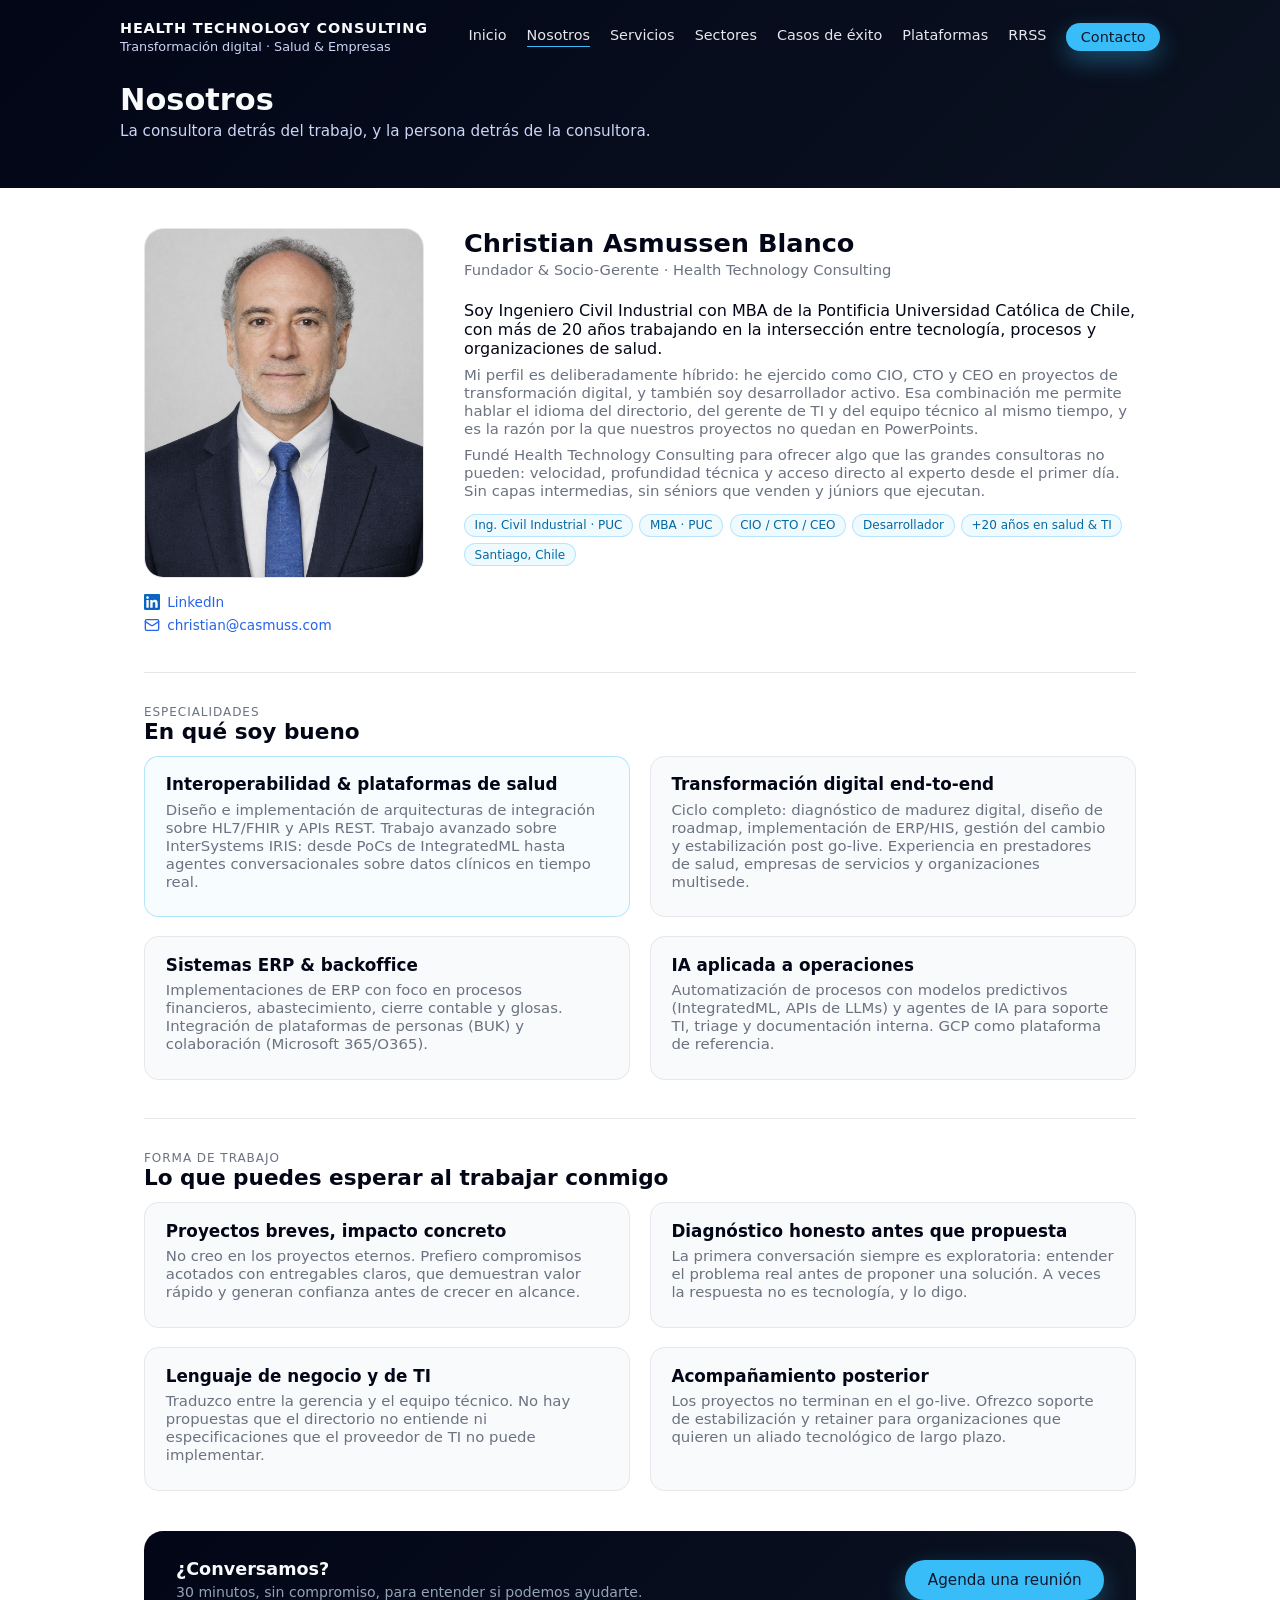
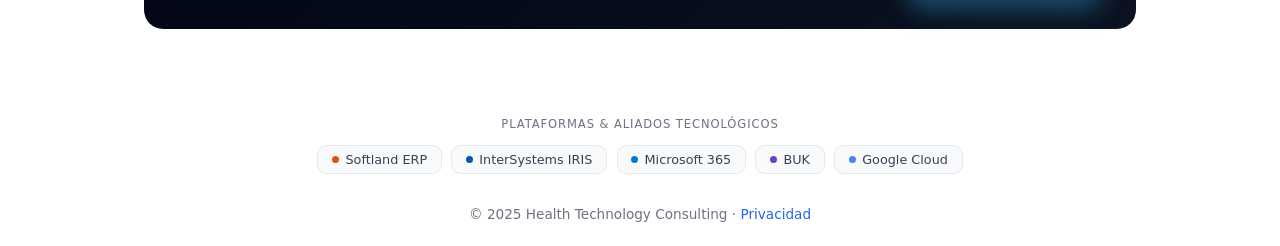
<file: nosotros.html>
<!DOCTYPE html>
<html lang="es">
<head>
  <meta charset="UTF-8" />
  <title>Nosotros · Health Technology Consulting</title>
  <meta name="viewport" content="width=device-width, initial-scale=1.0" />
  <meta name="description" content="Conoce a Christian Asmussen Blanco, fundador de Health Technology Consulting: Ingeniero Civil Industrial + MBA PUC, con experiencia como CIO, CTO y CEO en proyectos de transformación digital para salud y empresas en Chile y Latinoamérica." />
  <!-- Cloudflare Web Analytics -->
  <script defer src="https://static.cloudflareinsights.com/beacon.min.js" data-cf-beacon='{"token": "3866fabbafff4f0fb1243a3785478f1d"}'></script>
  <!-- End Cloudflare Web Analytics -->
  <link rel="stylesheet" href="style.css" />
  <style>
    .profile-layout {
      display: grid;
      gap: 2.5rem;
      align-items: flex-start;
    }
    @media (min-width: 880px) {
      .profile-layout { grid-template-columns: 280px 1fr; }
    }
    .profile-photo-wrap {
      display: flex;
      flex-direction: column;
      gap: 1rem;
      align-items: flex-start;
    }
    .profile-photo {
      width: 100%;
      max-width: 280px;
      aspect-ratio: 4/5;
      border-radius: 1.2rem;
      object-fit: cover;
      background: #e5e7eb;
      display: flex;
      align-items: center;
      justify-content: center;
      overflow: hidden;
      border: 1px solid #e5e7eb;
    }
    .profile-photo svg {
      width: 100%;
      height: 100%;
    }
    .profile-links {
      display: flex;
      flex-direction: column;
      gap: 0.45rem;
    }
    .profile-link {
      display: inline-flex;
      align-items: center;
      gap: 0.45rem;
      font-size: 0.85rem;
      color: #2563eb;
      text-decoration: none;
      font-weight: 500;
    }
    .profile-link:hover { text-decoration: underline; }
    .profile-link svg { flex-shrink: 0; }
    .name-block { margin-bottom: 1.4rem; }
    .name-block h2 { font-size: 1.6rem; margin: 0 0 0.2rem; }
    .name-block .role-line {
      font-size: 0.92rem;
      color: var(--text-soft);
      margin: 0;
    }
    .tag-stack {
      display: flex;
      flex-wrap: wrap;
      gap: 0.4rem;
      margin: 0.9rem 0;
    }
    .tag-stack .tag {
      font-size: 0.75rem;
      padding: 0.22rem 0.6rem;
      border-radius: 999px;
      background: rgba(56,189,248,0.08);
      color: #0369a1;
      border: 1px solid rgba(56,189,248,0.3);
    }
    .divider { border: none; border-top: 1px solid #e5e7eb; margin: 2rem 0; }
    .two-col-info {
      display: grid;
      gap: 1.2rem;
    }
    @media (min-width: 880px) {
      .two-col-info { grid-template-columns: repeat(2, 1fr); }
    }
    .info-card {
      border-radius: 0.9rem;
      border: 1px solid #e5e7eb;
      padding: 1.1rem 1.3rem;
      background: #f9fafb;
    }
    .info-card.accent {
      border-color: rgba(56,189,248,0.35);
      background: rgba(56,189,248,0.04);
    }
    .cta-block {
      margin-top: 2.5rem;
      padding: 1.8rem 2rem;
      border-radius: 1.2rem;
      background: linear-gradient(135deg, #020617, #0b1220);
      color: #f9fafb;
      display: flex;
      flex-wrap: wrap;
      gap: 1.2rem;
      align-items: center;
      justify-content: space-between;
    }
    .cta-block h3 { margin: 0 0 0.3rem; color: #f9fafb; font-size: 1.1rem; }
    .cta-block p { margin: 0; font-size: 0.88rem; color: #94a3b8; }
    .cta-block a.btn-primary { flex-shrink: 0; }
  </style>
</head>
<body>
  <header>
    <div class="topbar">
      <div class="brand">
        <div class="brand-title">Health Technology Consulting</div>
        <div class="brand-sub">Transformación digital · Salud & Empresas</div>
      </div>
      <nav class="nav">
        <a href="index.html">Inicio</a>
        <a href="nosotros.html" class="active" aria-current="page">Nosotros</a>
        <a href="servicios.html">Servicios</a>
        <a href="sectores.html">Sectores</a>
        <a href="casos.html">Casos de éxito</a>
        <a href="intersystems.html">Plataformas</a>
        <a href="rrss.html">RRSS</a>
        <a href="contacto.html" class="nav-cta">Contacto</a>
      </nav>
    </div>
    <div class="subtitle-header">
      <h1>Nosotros</h1>
      <p class="subtitle">
        La consultora detrás del trabajo, y la persona detrás de la consultora.
      </p>
    </div>
  </header>

  <main>

    <!-- PERFIL PRINCIPAL -->
    <section class="section profile-layout">
      <div class="profile-photo-wrap">
        <img src="img/christian.png" alt="Christian Asmussen Blanco" class="profile-photo" />
        <div class="profile-links">
          <a class="profile-link" href="https://www.linkedin.com/in/christian-asmussen-blanco/" target="_blank" rel="noopener">
            <svg width="16" height="16" viewBox="0 0 24 24" fill="#0a66c2"><path d="M20.45 20.45h-3.55v-5.57c0-1.33-.03-3.04-1.85-3.04-1.85 0-2.14 1.45-2.14 2.94v5.67H9.36V9h3.41v1.56h.05c.47-.9 1.63-1.85 3.37-1.85 3.6 0 4.27 2.37 4.27 5.45v6.29zM5.34 7.43a2.06 2.06 0 1 1 0-4.12 2.06 2.06 0 0 1 0 4.12zm1.78 13.02H3.56V9h3.56v11.45zM22.23 0H1.77C.79 0 0 .77 0 1.72v20.56C0 23.23.79 24 1.77 24h20.46C23.21 24 24 23.23 24 22.28V1.72C24 .77 23.21 0 22.23 0z"/></svg>
            LinkedIn
          </a>
          <a class="profile-link" href="mailto:christian@casmuss.com">
            <svg width="16" height="16" viewBox="0 0 24 24" fill="none" stroke="#2563eb" stroke-width="2" stroke-linecap="round" stroke-linejoin="round"><rect x="2" y="4" width="20" height="16" rx="2"/><path d="m22 7-8.97 5.7a1.94 1.94 0 0 1-2.06 0L2 7"/></svg>
            christian@casmuss.com
          </a>
        </div>
      </div>

      <div>
        <div class="name-block">
          <h2>Christian Asmussen Blanco</h2>
          <p class="role-line">Fundador & Socio-Gerente · Health Technology Consulting</p>
        </div>

        <p>
          Soy Ingeniero Civil Industrial con MBA de la Pontificia Universidad Católica de Chile, con más de 20 años trabajando en la intersección entre tecnología, procesos y organizaciones de salud.
        </p>
        <p class="soft">
          Mi perfil es deliberadamente híbrido: he ejercido como CIO, CTO y CEO en proyectos de transformación digital, y también soy desarrollador activo. Esa combinación me permite hablar el idioma del directorio, del gerente de TI y del equipo técnico al mismo tiempo, y es la razón por la que nuestros proyectos no quedan en PowerPoints.
        </p>
        <p class="soft">
          Fundé Health Technology Consulting para ofrecer algo que las grandes consultoras no pueden: velocidad, profundidad técnica y acceso directo al experto desde el primer día. Sin capas intermedias, sin séniors que venden y júniors que ejecutan.
        </p>

        <div class="tag-stack">
          <span class="tag">Ing. Civil Industrial · PUC</span>
          <span class="tag">MBA · PUC</span>
          <span class="tag">CIO / CTO / CEO</span>
          <span class="tag">Desarrollador</span>
          <span class="tag">+20 años en salud & TI</span>
          <span class="tag">Santiago, Chile</span>
        </div>
      </div>
    </section>

    <hr class="divider"/>

    <!-- ESPECIALIDADES -->
    <section class="section">
      <div class="caps">Especialidades</div>
      <h2>En qué soy bueno</h2>
      <div class="two-col-info">
        <article class="info-card accent">
          <h3>Interoperabilidad & plataformas de salud</h3>
          <p class="soft">
            Diseño e implementación de arquitecturas de integración sobre HL7/FHIR y APIs REST. Trabajo avanzado sobre InterSystems IRIS: desde PoCs de IntegratedML hasta agentes conversacionales sobre datos clínicos en tiempo real.
          </p>
        </article>
        <article class="info-card">
          <h3>Transformación digital end-to-end</h3>
          <p class="soft">
            Ciclo completo: diagnóstico de madurez digital, diseño de roadmap, implementación de ERP/HIS, gestión del cambio y estabilización post go-live. Experiencia en prestadores de salud, empresas de servicios y organizaciones multisede.
          </p>
        </article>
        <article class="info-card">
          <h3>Sistemas ERP & backoffice</h3>
          <p class="soft">
            Implementaciones de ERP con foco en procesos financieros, abastecimiento, cierre contable y glosas. Integración de plataformas de personas (BUK) y colaboración (Microsoft 365/O365).
          </p>
        </article>
        <article class="info-card">
          <h3>IA aplicada a operaciones</h3>
          <p class="soft">
            Automatización de procesos con modelos predictivos (IntegratedML, APIs de LLMs) y agentes de IA para soporte TI, triage y documentación interna. GCP como plataforma de referencia.
          </p>
        </article>
      </div>
    </section>

    <hr class="divider"/>

    <!-- CÓMO TRABAJO -->
    <section class="section">
      <div class="caps">Forma de trabajo</div>
      <h2>Lo que puedes esperar al trabajar conmigo</h2>
      <div class="two-col-info">
        <article class="info-card">
          <h3>Proyectos breves, impacto concreto</h3>
          <p class="soft">
            No creo en los proyectos eternos. Prefiero compromisos acotados con entregables claros, que demuestran valor rápido y generan confianza antes de crecer en alcance.
          </p>
        </article>
        <article class="info-card">
          <h3>Diagnóstico honesto antes que propuesta</h3>
          <p class="soft">
            La primera conversación siempre es exploratoria: entender el problema real antes de proponer una solución. A veces la respuesta no es tecnología, y lo digo.
          </p>
        </article>
        <article class="info-card">
          <h3>Lenguaje de negocio y de TI</h3>
          <p class="soft">
            Traduzco entre la gerencia y el equipo técnico. No hay propuestas que el directorio no entiende ni especificaciones que el proveedor de TI no puede implementar.
          </p>
        </article>
        <article class="info-card">
          <h3>Acompañamiento posterior</h3>
          <p class="soft">
            Los proyectos no terminan en el go-live. Ofrezco soporte de estabilización y retainer para organizaciones que quieren un aliado tecnológico de largo plazo.
          </p>
        </article>
      </div>
    </section>

    <!-- CTA FINAL -->
    <div class="cta-block">
      <div>
        <h3>¿Conversamos?</h3>
        <p>30 minutos, sin compromiso, para entender si podemos ayudarte.</p>
      </div>
      <a class="btn-primary" href="https://calendly.com/christian-htc/30min" target="_blank" rel="noopener">
        Agenda una reunión
      </a>
    </div>

  </main>

  <div class="partner-strip">
    <div class="partner-strip-label">Plataformas &amp; aliados tecnológicos</div>
    <div class="partner-grid">
      <a class="partner-badge" href="https://softland.com/cl/" target="_blank" rel="noopener">
        <span class="pb-dot" style="background:#E8500A;"></span>Softland ERP
      </a>
      <a class="partner-badge" href="https://www.intersystems.com/products/intersystems-iris/" target="_blank" rel="noopener">
        <span class="pb-dot" style="background:#005BAC;"></span>InterSystems IRIS
      </a>
      <a class="partner-badge" href="https://www.microsoft.com/es-cl/microsoft-365" target="_blank" rel="noopener">
        <span class="pb-dot" style="background:#0078D4;"></span>Microsoft 365
      </a>
      <a class="partner-badge" href="https://www.buk.cl/" target="_blank" rel="noopener">
        <span class="pb-dot" style="background:#6C3FC5;"></span>BUK
      </a>
      <a class="partner-badge" href="https://cloud.google.com/" target="_blank" rel="noopener">
        <span class="pb-dot" style="background:#4285F4;"></span>Google Cloud
      </a>
    </div>
  </div>

  <footer>
    <p>© 2025 Health Technology Consulting · <a href="privacidad.html">Privacidad</a></p>
  </footer>
</body>
</html>
</file>
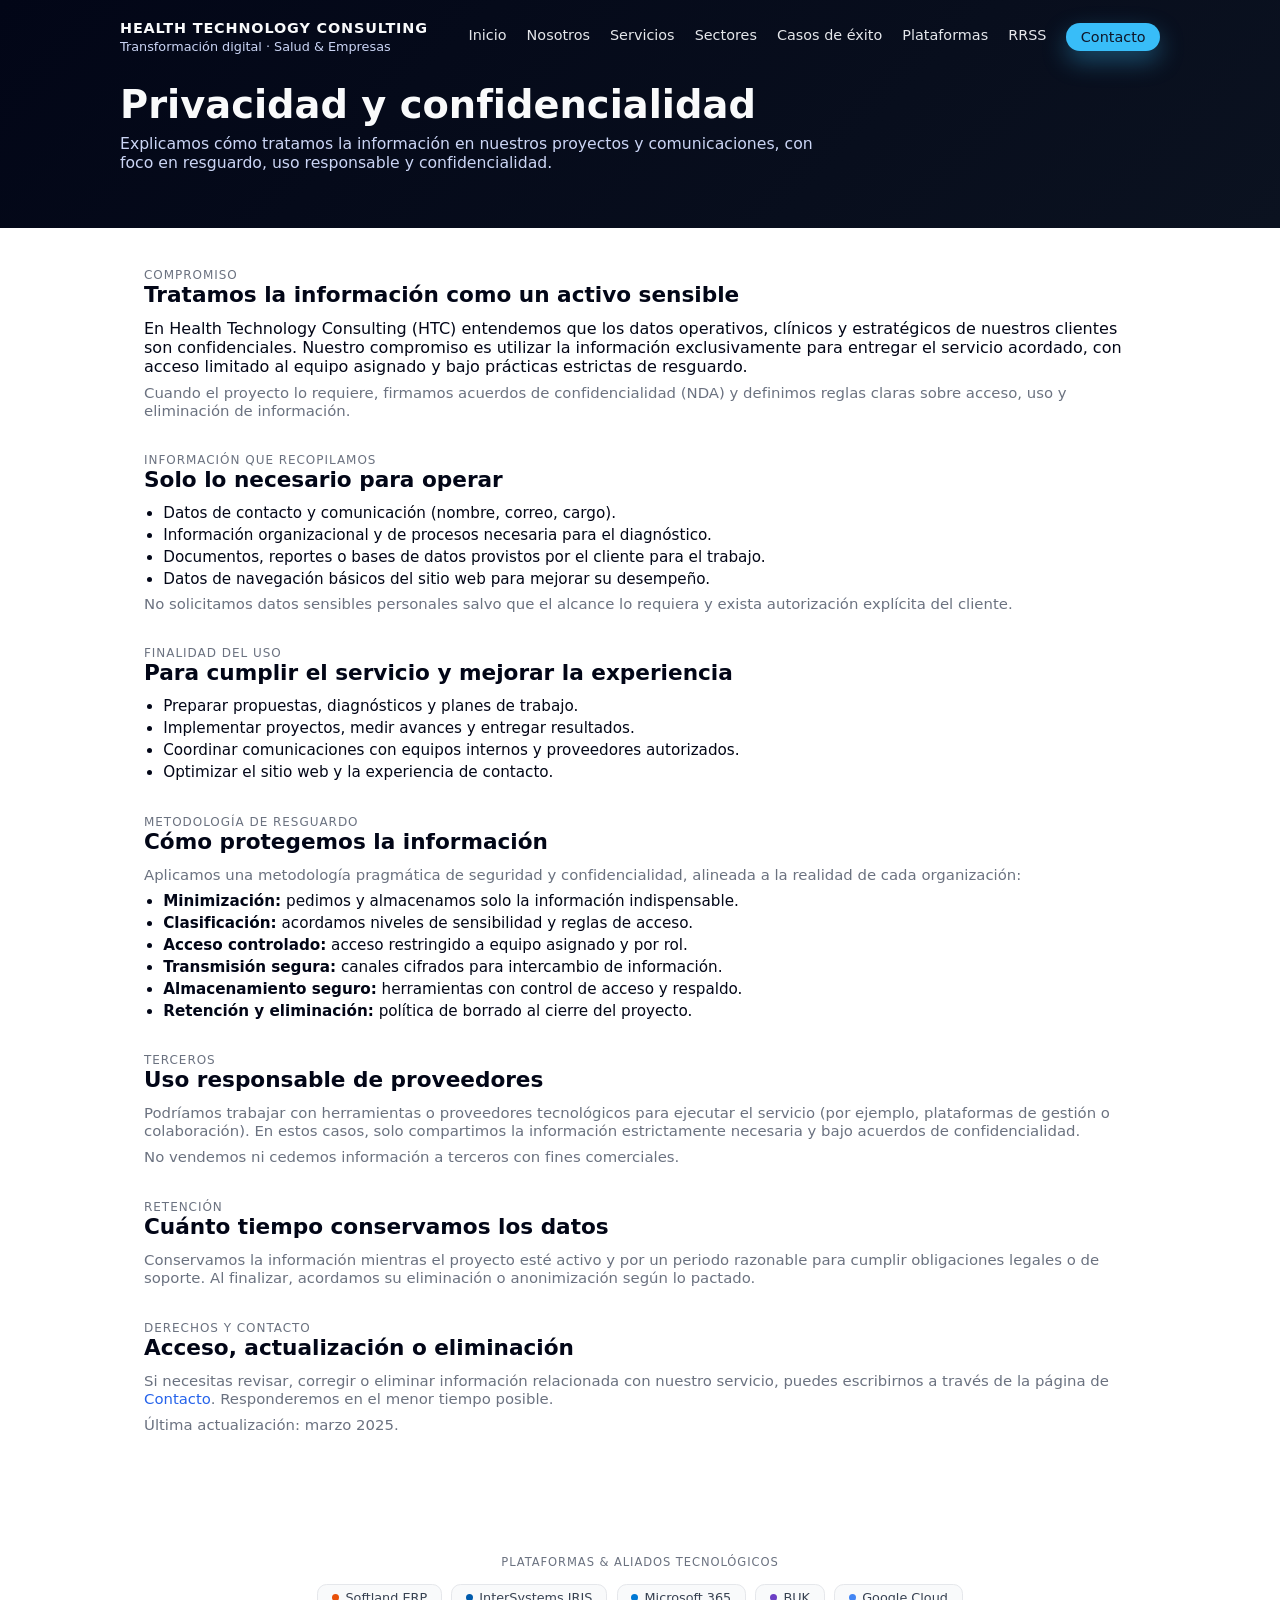
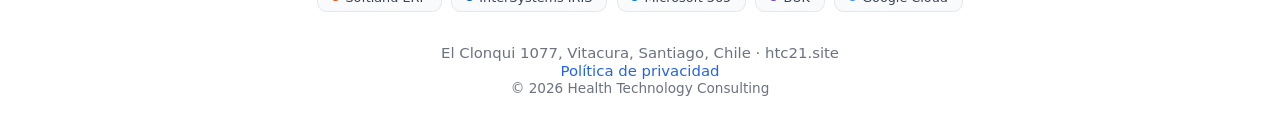
<file: privacidad.html>
<!DOCTYPE html>
<html lang="es">
<head>
  <meta charset="UTF-8" />
  <title>Privacidad · Health Technology Consulting</title>
  <meta name="viewport" content="width=device-width, initial-scale=1.0" />
  <meta name="description" content="Política de privacidad y confidencialidad de Health Technology Consulting. Detalles sobre cómo manejamos la información y nuestra metodología de resguardo." />
  <!-- Cloudflare Web Analytics -->
  <script defer src="https://static.cloudflareinsights.com/beacon.min.js" data-cf-beacon='{"token": "3866fabbafff4f0fb1243a3785478f1d"}'></script>
  <!-- End Cloudflare Web Analytics -->
  <link rel="stylesheet" href="style.css" />
  <style>
    header { padding-bottom: 3rem; }
    .subtitle-header h1 { margin: 0 0 0.4rem; font-size: clamp(2rem, 3vw, 2.6rem); }
    .subtitle { font-size: 0.98rem; max-width: 720px; }
    .section { margin-bottom: 2.1rem; }
    li { font-size: 0.95rem; }
  </style>
</head>
<body>
  <header>
    <div class="topbar">
      <div class="brand">
        <div class="brand-title">Health Technology Consulting</div>
        <div class="brand-sub">Transformación digital · Salud & Empresas</div>
      </div>
      <nav class="nav">
        <a href="index.html">Inicio</a>
        <a href="nosotros.html">Nosotros</a>
        <a href="servicios.html">Servicios</a>
        <a href="sectores.html">Sectores</a>
        <a href="casos.html">Casos de éxito</a>
        <a href="intersystems.html">Plataformas</a>
        <a href="rrss.html">RRSS</a>
        <a href="contacto.html" class="nav-cta">Contacto</a>
      </nav>
    </div>
    <div class="subtitle-header">
      <h1>Privacidad y confidencialidad</h1>
      <p class="subtitle">
        Explicamos cómo tratamos la información en nuestros proyectos y comunicaciones, con foco en resguardo, uso responsable y confidencialidad.
      </p>
    </div>
  </header>

  <main>
    <section class="section">
      <div class="caps">Compromiso</div>
      <h2>Tratamos la información como un activo sensible</h2>
      <p>
        En Health Technology Consulting (HTC) entendemos que los datos operativos, clínicos y estratégicos de nuestros clientes son confidenciales. Nuestro compromiso es
        utilizar la información exclusivamente para entregar el servicio acordado, con acceso limitado al equipo asignado y bajo prácticas estrictas de resguardo.
      </p>
      <p class="soft">
        Cuando el proyecto lo requiere, firmamos acuerdos de confidencialidad (NDA) y definimos reglas claras sobre acceso, uso y eliminación de información.
      </p>
    </section>

    <section class="section">
      <div class="caps">Información que recopilamos</div>
      <h2>Solo lo necesario para operar</h2>
      <ul>
        <li>Datos de contacto y comunicación (nombre, correo, cargo).</li>
        <li>Información organizacional y de procesos necesaria para el diagnóstico.</li>
        <li>Documentos, reportes o bases de datos provistos por el cliente para el trabajo.</li>
        <li>Datos de navegación básicos del sitio web para mejorar su desempeño.</li>
      </ul>
      <p class="soft">
        No solicitamos datos sensibles personales salvo que el alcance lo requiera y exista autorización explícita del cliente.
      </p>
    </section>

    <section class="section">
      <div class="caps">Finalidad del uso</div>
      <h2>Para cumplir el servicio y mejorar la experiencia</h2>
      <ul>
        <li>Preparar propuestas, diagnósticos y planes de trabajo.</li>
        <li>Implementar proyectos, medir avances y entregar resultados.</li>
        <li>Coordinar comunicaciones con equipos internos y proveedores autorizados.</li>
        <li>Optimizar el sitio web y la experiencia de contacto.</li>
      </ul>
    </section>

    <section class="section">
      <div class="caps">Metodología de resguardo</div>
      <h2>Cómo protegemos la información</h2>
      <p class="soft">
        Aplicamos una metodología pragmática de seguridad y confidencialidad, alineada a la realidad de cada organización:
      </p>
      <ul>
        <li><strong>Minimización:</strong> pedimos y almacenamos solo la información indispensable.</li>
        <li><strong>Clasificación:</strong> acordamos niveles de sensibilidad y reglas de acceso.</li>
        <li><strong>Acceso controlado:</strong> acceso restringido a equipo asignado y por rol.</li>
        <li><strong>Transmisión segura:</strong> canales cifrados para intercambio de información.</li>
        <li><strong>Almacenamiento seguro:</strong> herramientas con control de acceso y respaldo.</li>
        <li><strong>Retención y eliminación:</strong> política de borrado al cierre del proyecto.</li>
      </ul>
    </section>

    <section class="section">
      <div class="caps">Terceros</div>
      <h2>Uso responsable de proveedores</h2>
      <p class="soft">
        Podríamos trabajar con herramientas o proveedores tecnológicos para ejecutar el servicio (por ejemplo, plataformas de gestión o colaboración). En estos casos,
        solo compartimos la información estrictamente necesaria y bajo acuerdos de confidencialidad.
      </p>
      <p class="soft">
        No vendemos ni cedemos información a terceros con fines comerciales.
      </p>
    </section>

    <section class="section">
      <div class="caps">Retención</div>
      <h2>Cuánto tiempo conservamos los datos</h2>
      <p class="soft">
        Conservamos la información mientras el proyecto esté activo y por un periodo razonable para cumplir obligaciones legales o de soporte. Al finalizar, acordamos
        su eliminación o anonimización según lo pactado.
      </p>
    </section>

    <section class="section">
      <div class="caps">Derechos y contacto</div>
      <h2>Acceso, actualización o eliminación</h2>
      <p class="soft">
        Si necesitas revisar, corregir o eliminar información relacionada con nuestro servicio, puedes escribirnos a
        través de la página de <a href="contacto.html">Contacto</a>. Responderemos en el menor tiempo posible.
      </p>
      <p class="soft">
        Última actualización: marzo 2025.
      </p>
    </section>
  </main>

  <div class="partner-strip">
    <div class="partner-strip-label">Plataformas &amp; aliados tecnológicos</div>
    <div class="partner-grid">
      <a class="partner-badge" href="https://softland.com/cl/" target="_blank" rel="noopener">
        <span class="pb-dot" style="background:#E8500A;"></span>Softland ERP
      </a>
      <a class="partner-badge" href="https://www.intersystems.com/products/intersystems-iris/" target="_blank" rel="noopener">
        <span class="pb-dot" style="background:#005BAC;"></span>InterSystems IRIS
      </a>
      <a class="partner-badge" href="https://www.microsoft.com/es-cl/microsoft-365" target="_blank" rel="noopener">
        <span class="pb-dot" style="background:#0078D4;"></span>Microsoft 365
      </a>
      <a class="partner-badge" href="https://www.buk.cl/" target="_blank" rel="noopener">
        <span class="pb-dot" style="background:#6C3FC5;"></span>BUK
      </a>
      <a class="partner-badge" href="https://cloud.google.com/" target="_blank" rel="noopener">
        <span class="pb-dot" style="background:#4285F4;"></span>Google Cloud
      </a>
    </div>
  </div>

  <footer>
    <div class="soft">
      El Clonqui 1077, Vitacura, Santiago, Chile · htc21.site
    </div>
    <div class="soft">
      <a href="privacidad.html">Política de privacidad</a>
    </div>
    © <span id="year"></span> Health Technology Consulting
  </footer>

  <script>
    document.getElementById('year').textContent = new Date().getFullYear();
  </script>
</body>
</html>
</file>
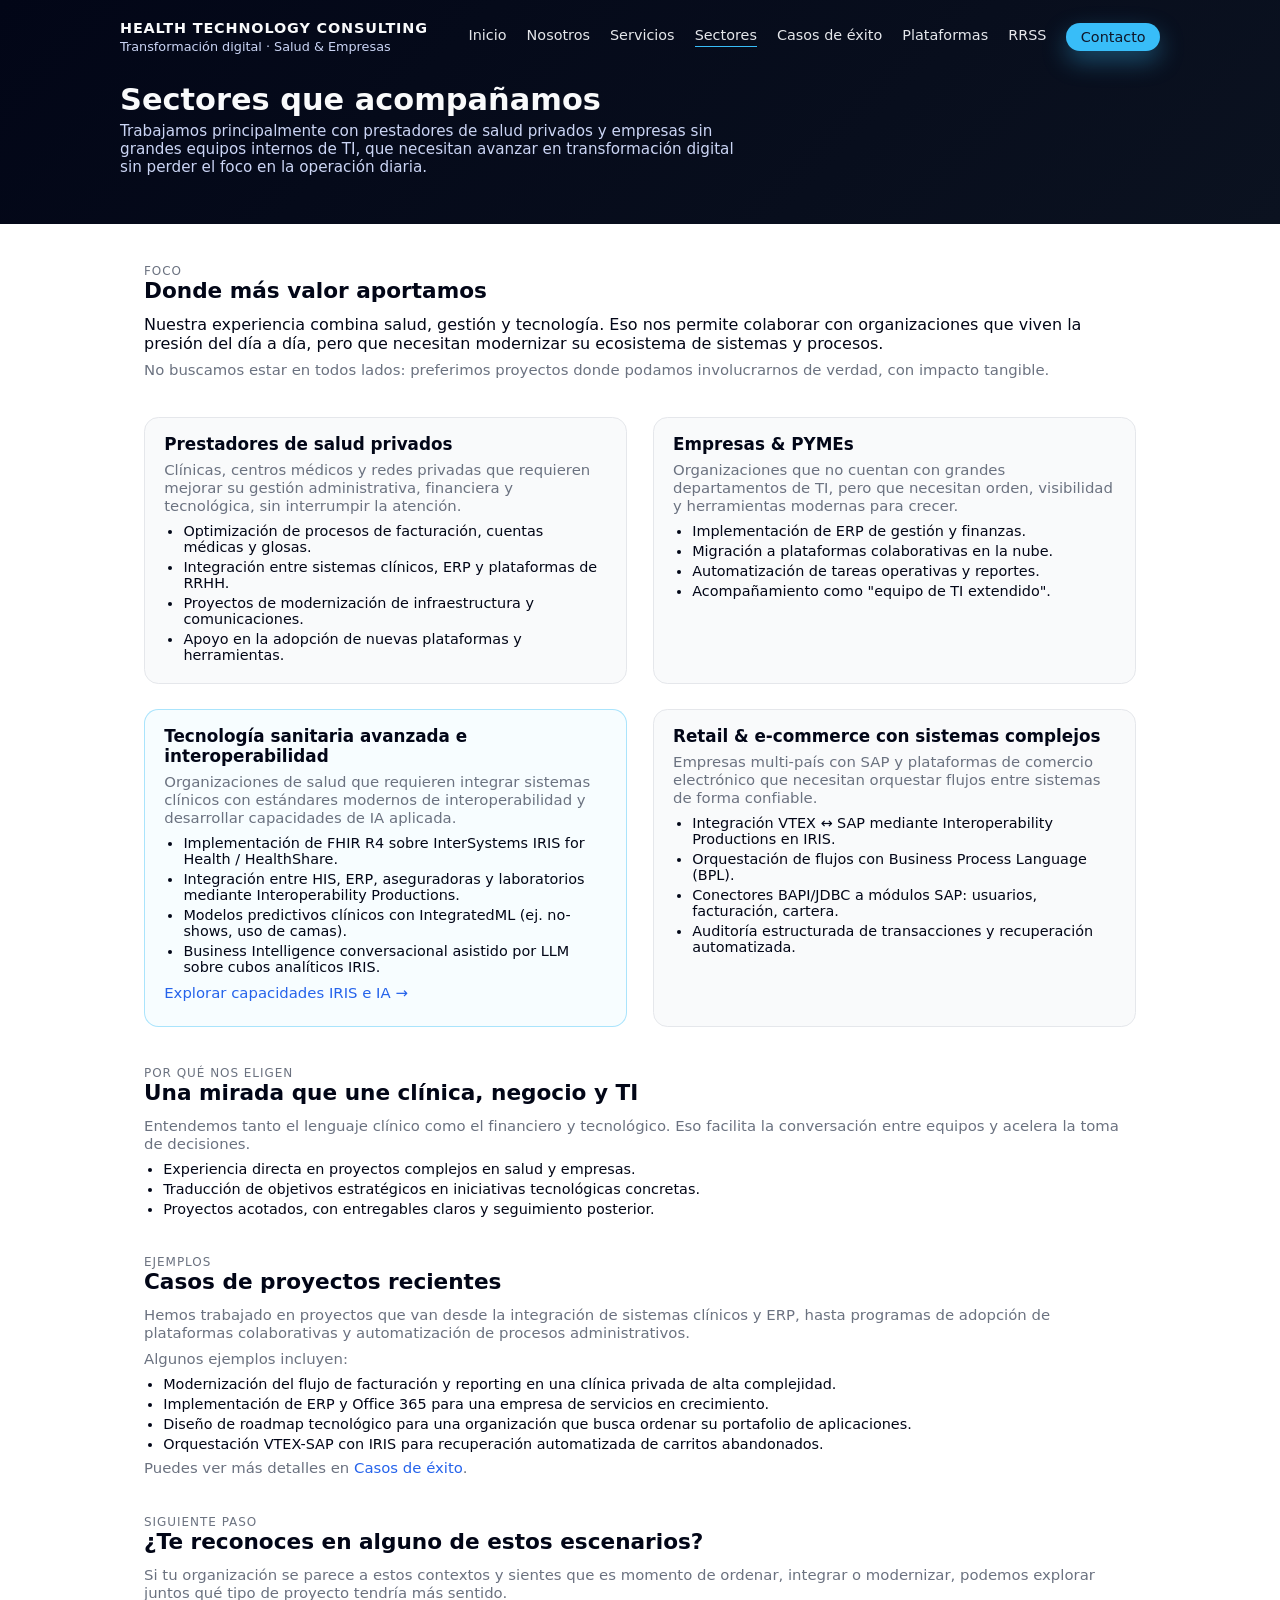
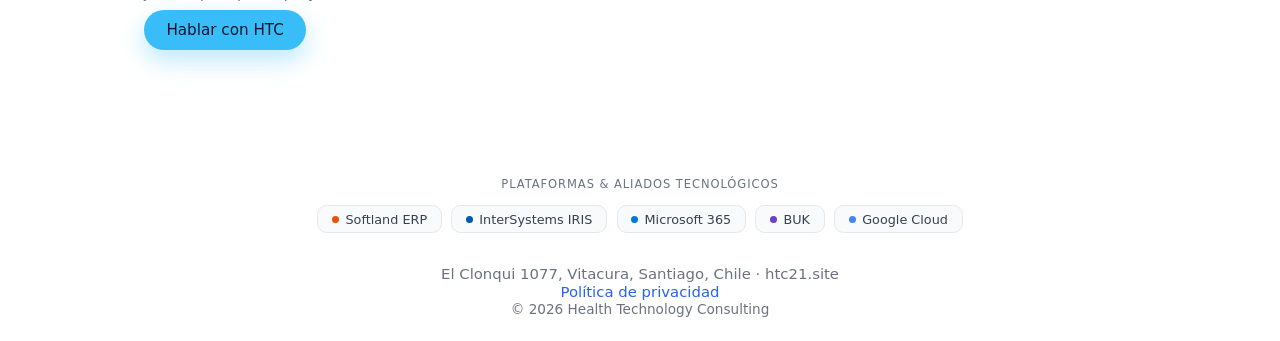
<file: sectores.html>
<!DOCTYPE html>
<html lang="es">
<head>
  <meta charset="UTF-8" />
  <title>Sectores · Health Technology Consulting</title>
  <meta name="viewport" content="width=device-width, initial-scale=1.0" />
  <meta name="description" content="Sectores que atendemos: prestadores de salud privados, empresas y PYMEs que buscan modernizar su operación con apoyo tecnológico e interoperabilidad sanitaria." />
  <!-- Cloudflare Web Analytics -->
  <script defer src="https://static.cloudflareinsights.com/beacon.min.js" data-cf-beacon='{"token": "3866fabbafff4f0fb1243a3785478f1d"}'></script>
  <!-- End Cloudflare Web Analytics -->
  <link rel="stylesheet" href="style.css" />
  <style>
    .sector-grid { display: grid; gap: 1.6rem; }
    @media (min-width: 880px) {
      .sector-grid { grid-template-columns: repeat(2, minmax(0, 1fr)); }
    }
    .card { border-radius: 0.9rem; border: 1px solid #e5e7eb; padding: 1rem 1.2rem; background: #f9fafb; }
    .card.highlight { border-color: rgba(56,189,248,0.4); background: rgba(56,189,248,0.04); }
  </style>
</head>
<body>
  <header>
    <div class="topbar">
      <div class="brand">
        <div class="brand-title">Health Technology Consulting</div>
        <div class="brand-sub">Transformación digital · Salud & Empresas</div>
      </div>
      <nav class="nav">
        <a href="index.html">Inicio</a>
        <a href="nosotros.html">Nosotros</a>
        <a href="servicios.html">Servicios</a>
        <a href="sectores.html" class="active" aria-current="page">Sectores</a>
        <a href="casos.html">Casos de éxito</a>
        <a href="intersystems.html">Plataformas</a>
        <a href="rrss.html">RRSS</a>
        <a href="contacto.html" class="nav-cta">Contacto</a>
      </nav>
    </div>
    <div class="subtitle-header">
      <h1>Sectores que acompañamos</h1>
      <p class="subtitle">
        Trabajamos principalmente con prestadores de salud privados y empresas sin grandes equipos internos de TI, que necesitan avanzar en transformación digital sin perder el foco en la operación diaria.
      </p>
    </div>
  </header>

  <main>
    <section class="section">
      <div class="caps">Foco</div>
      <h2>Donde más valor aportamos</h2>
      <p>
        Nuestra experiencia combina salud, gestión y tecnología. Eso nos permite colaborar con organizaciones que viven la presión del día a día, pero que necesitan modernizar su ecosistema de sistemas y procesos.
      </p>
      <p class="soft">
        No buscamos estar en todos lados: preferimos proyectos donde podamos involucrarnos de verdad, con impacto tangible.
      </p>
    </section>

    <section class="section">
      <div class="sector-grid">
        <article class="card">
          <h3>Prestadores de salud privados</h3>
          <p class="soft">
            Clínicas, centros médicos y redes privadas que requieren mejorar su gestión administrativa, financiera y tecnológica, sin interrumpir la atención.
          </p>
          <ul>
            <li>Optimización de procesos de facturación, cuentas médicas y glosas.</li>
            <li>Integración entre sistemas clínicos, ERP y plataformas de RRHH.</li>
            <li>Proyectos de modernización de infraestructura y comunicaciones.</li>
            <li>Apoyo en la adopción de nuevas plataformas y herramientas.</li>
          </ul>
        </article>

        <article class="card">
          <h3>Empresas & PYMEs</h3>
          <p class="soft">
            Organizaciones que no cuentan con grandes departamentos de TI, pero que necesitan orden, visibilidad y herramientas modernas para crecer.
          </p>
          <ul>
            <li>Implementación de ERP de gestión y finanzas.</li>
            <li>Migración a plataformas colaborativas en la nube.</li>
            <li>Automatización de tareas operativas y reportes.</li>
            <li>Acompañamiento como "equipo de TI extendido".</li>
          </ul>
        </article>

        <article class="card highlight">
          <h3>Tecnología sanitaria avanzada e interoperabilidad</h3>
          <p class="soft">
            Organizaciones de salud que requieren integrar sistemas clínicos con estándares modernos de interoperabilidad y desarrollar capacidades de IA aplicada.
          </p>
          <ul>
            <li>Implementación de FHIR R4 sobre InterSystems IRIS for Health / HealthShare.</li>
            <li>Integración entre HIS, ERP, aseguradoras y laboratorios mediante Interoperability Productions.</li>
            <li>Modelos predictivos clínicos con IntegratedML (ej. no-shows, uso de camas).</li>
            <li>Business Intelligence conversacional asistido por LLM sobre cubos analíticos IRIS.</li>
          </ul>
          <p class="soft" style="margin-top:0.6rem;">
            <a href="intersystems.html">Explorar capacidades IRIS e IA →</a>
          </p>
        </article>

        <article class="card">
          <h3>Retail & e-commerce con sistemas complejos</h3>
          <p class="soft">
            Empresas multi-país con SAP y plataformas de comercio electrónico que necesitan orquestar flujos entre sistemas de forma confiable.
          </p>
          <ul>
            <li>Integración VTEX ↔ SAP mediante Interoperability Productions en IRIS.</li>
            <li>Orquestación de flujos con Business Process Language (BPL).</li>
            <li>Conectores BAPI/JDBC a módulos SAP: usuarios, facturación, cartera.</li>
            <li>Auditoría estructurada de transacciones y recuperación automatizada.</li>
          </ul>
        </article>
      </div>
    </section>

    <section class="section">
      <div class="caps">Por qué nos eligen</div>
      <h2>Una mirada que une clínica, negocio y TI</h2>
      <p class="soft">
        Entendemos tanto el lenguaje clínico como el financiero y tecnológico. Eso facilita la conversación entre equipos y acelera la toma de decisiones.
      </p>
      <ul>
        <li>Experiencia directa en proyectos complejos en salud y empresas.</li>
        <li>Traducción de objetivos estratégicos en iniciativas tecnológicas concretas.</li>
        <li>Proyectos acotados, con entregables claros y seguimiento posterior.</li>
      </ul>
    </section>

    <section class="section">
      <div class="caps">Ejemplos</div>
      <h2>Casos de proyectos recientes</h2>
      <p class="soft">
        Hemos trabajado en proyectos que van desde la integración de sistemas clínicos y ERP, hasta programas de adopción de plataformas colaborativas y automatización de procesos administrativos.
      </p>
      <p class="soft">
        Algunos ejemplos incluyen:
      </p>
      <ul>
        <li>Modernización del flujo de facturación y reporting en una clínica privada de alta complejidad.</li>
        <li>Implementación de ERP y Office 365 para una empresa de servicios en crecimiento.</li>
        <li>Diseño de roadmap tecnológico para una organización que busca ordenar su portafolio de aplicaciones.</li>
        <li>Orquestación VTEX-SAP con IRIS para recuperación automatizada de carritos abandonados.</li>
      </ul>
      <p class="soft">
        Puedes ver más detalles en <a href="casos.html">Casos de éxito</a>.
      </p>
    </section>

    <section class="section">
      <div class="caps">Siguiente paso</div>
      <h2>¿Te reconoces en alguno de estos escenarios?</h2>
      <p class="soft">
        Si tu organización se parece a estos contextos y sientes que es momento de ordenar, integrar o modernizar, podemos explorar juntos qué tipo de proyecto tendría más sentido.
      </p>
      <a class="btn-primary" href="contacto.html">Hablar con HTC</a>
    </section>
  </main>

  <div class="partner-strip">
    <div class="partner-strip-label">Plataformas &amp; aliados tecnológicos</div>
    <div class="partner-grid">
      <a class="partner-badge" href="https://softland.com/cl/" target="_blank" rel="noopener">
        <span class="pb-dot" style="background:#E8500A;"></span>Softland ERP
      </a>
      <a class="partner-badge" href="https://www.intersystems.com/products/intersystems-iris/" target="_blank" rel="noopener">
        <span class="pb-dot" style="background:#005BAC;"></span>InterSystems IRIS
      </a>
      <a class="partner-badge" href="https://www.microsoft.com/es-cl/microsoft-365" target="_blank" rel="noopener">
        <span class="pb-dot" style="background:#0078D4;"></span>Microsoft 365
      </a>
      <a class="partner-badge" href="https://www.buk.cl/" target="_blank" rel="noopener">
        <span class="pb-dot" style="background:#6C3FC5;"></span>BUK
      </a>
      <a class="partner-badge" href="https://cloud.google.com/" target="_blank" rel="noopener">
        <span class="pb-dot" style="background:#4285F4;"></span>Google Cloud
      </a>
    </div>
  </div>

  <footer>
    <div class="soft">
      El Clonqui 1077, Vitacura, Santiago, Chile · htc21.site
    </div>
    <div class="soft">
      <a href="privacidad.html">Política de privacidad</a>
    </div>
    © <span id="year"></span> Health Technology Consulting
  </footer>

  <script>
    document.getElementById('year').textContent = new Date().getFullYear();
  </script>
</body>
</html>
</file>
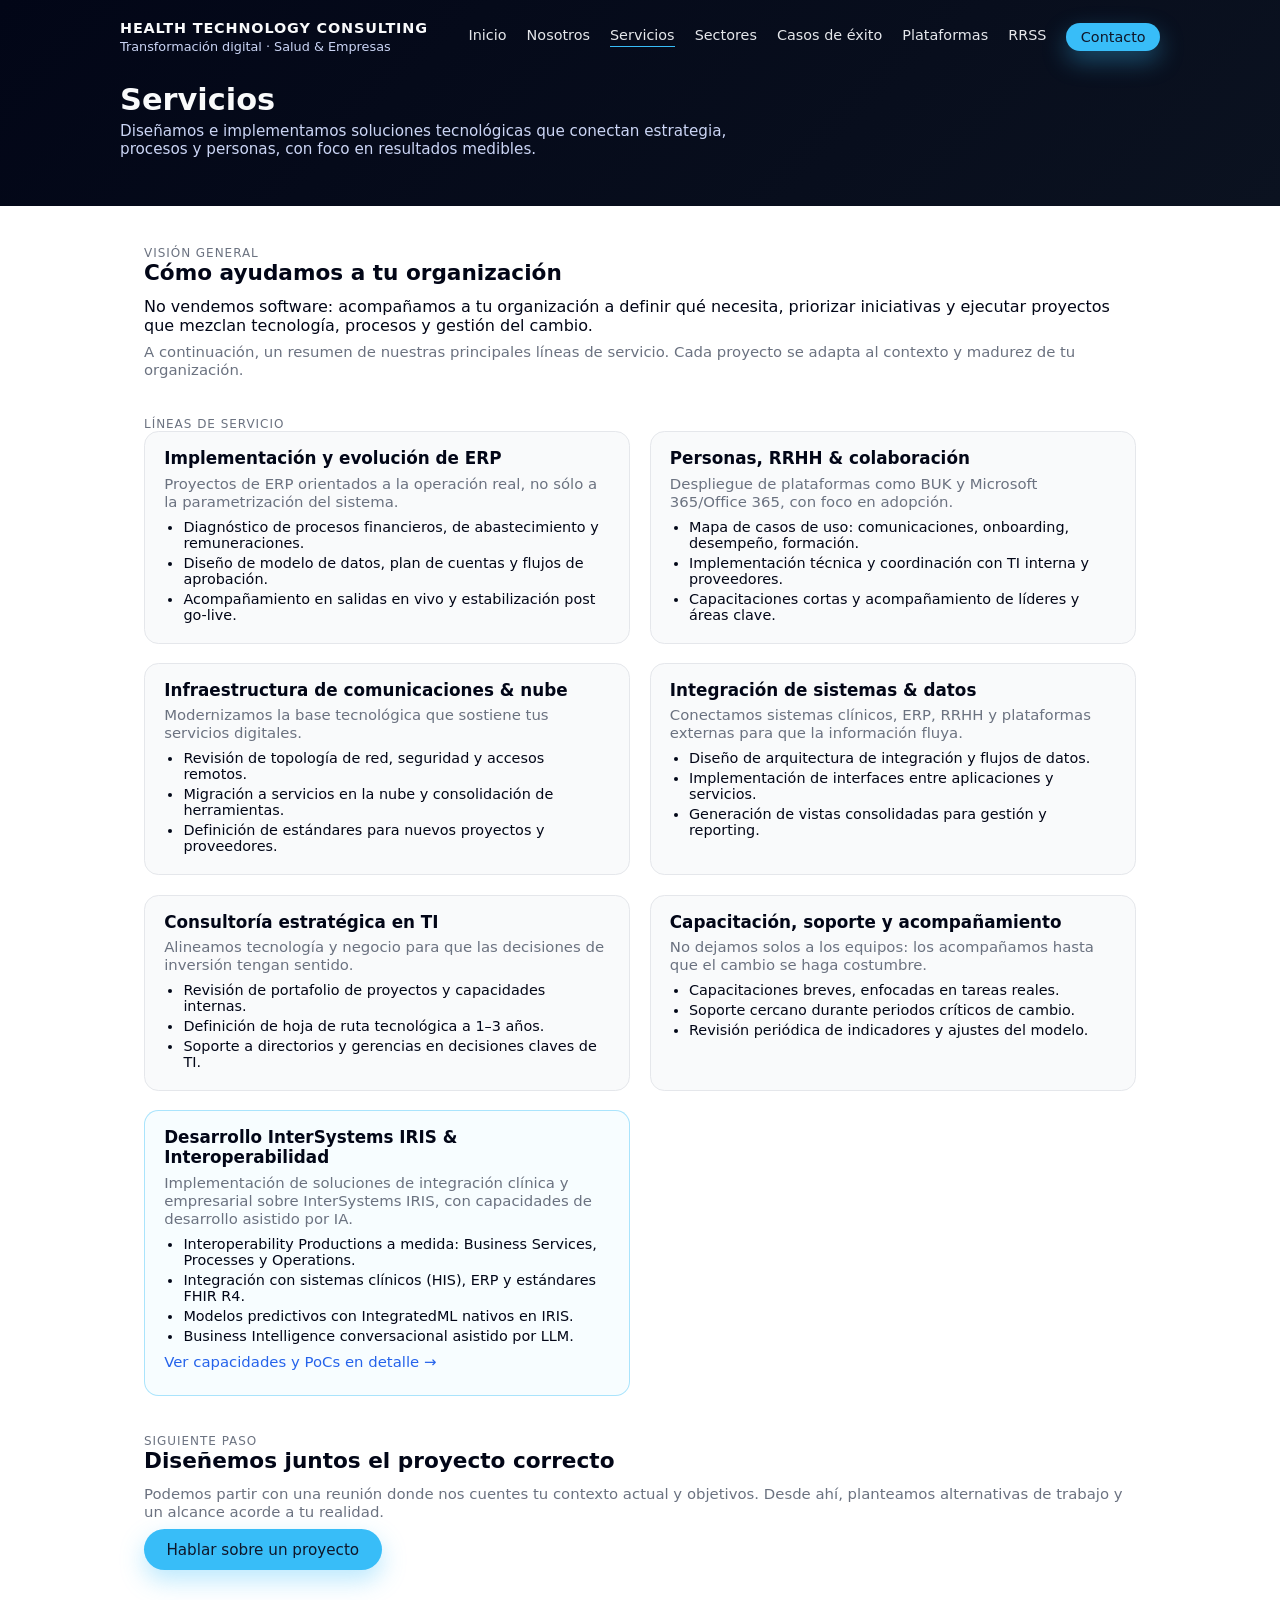
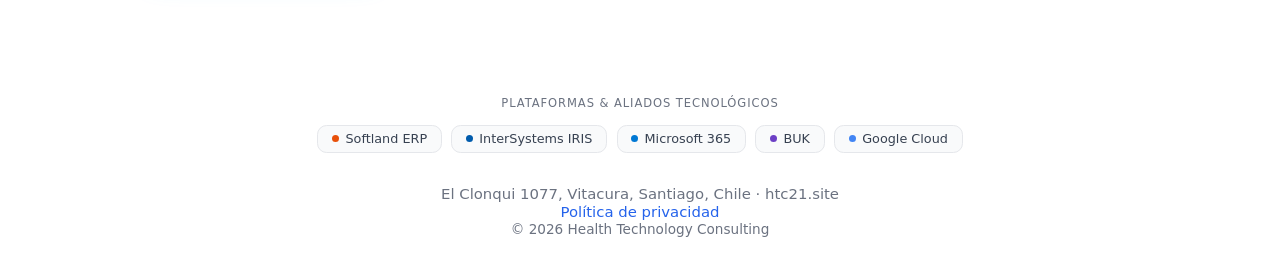
<file: servicios.html>
<!DOCTYPE html>
<html lang="es">
<head>
  <meta charset="UTF-8" />
  <title>Servicios · Health Technology Consulting</title>
  <meta name="viewport" content="width=device-width, initial-scale=1.0" />
  <meta name="description" content="Servicios de Health Technology Consulting: implementación de ERP, colaboración, nube, integración de sistemas, consultoría estratégica en TI, capacitación y desarrollo sobre InterSystems IRIS." />
  <!-- Cloudflare Web Analytics -->
  <script defer src="https://static.cloudflareinsights.com/beacon.min.js" data-cf-beacon='{"token": "3866fabbafff4f0fb1243a3785478f1d"}'></script>
  <!-- End Cloudflare Web Analytics -->
  <link rel="stylesheet" href="style.css" />
  <style>
    .services-grid { display: grid; gap: 1.2rem; }
    @media (min-width: 880px) {
      .services-grid { grid-template-columns: repeat(2, minmax(0, 1fr)); }
    }
    .service-item { border-radius: 0.9rem; border: 1px solid #e5e7eb; padding: 1rem 1.2rem; background: #f9fafb; }
    .service-item.highlight { border-color: rgba(56,189,248,0.4); background: rgba(56,189,248,0.04); }
  </style>
</head>
<body>
  <header>
    <div class="topbar">
      <div class="brand">
        <div class="brand-title">Health Technology Consulting</div>
        <div class="brand-sub">Transformación digital · Salud & Empresas</div>
      </div>
      <nav class="nav">
        <a href="index.html">Inicio</a>
        <a href="nosotros.html">Nosotros</a>
        <a href="servicios.html" class="active" aria-current="page">Servicios</a>
        <a href="sectores.html">Sectores</a>
        <a href="casos.html">Casos de éxito</a>
        <a href="intersystems.html">Plataformas</a>
        <a href="rrss.html">RRSS</a>
        <a href="contacto.html" class="nav-cta">Contacto</a>
      </nav>
    </div>
    <div class="subtitle-header">
      <h1>Servicios</h1>
      <p class="subtitle">
        Diseñamos e implementamos soluciones tecnológicas que conectan estrategia, procesos y personas, con foco en resultados medibles.
      </p>
    </div>
  </header>

  <main>
    <section class="section">
      <div class="caps">Visión general</div>
      <h2>Cómo ayudamos a tu organización</h2>
      <p>
        No vendemos software: acompañamos a tu organización a definir qué necesita, priorizar iniciativas y ejecutar proyectos que mezclan tecnología, procesos y gestión del cambio.
      </p>
      <p class="soft">
        A continuación, un resumen de nuestras principales líneas de servicio. Cada proyecto se adapta al contexto y madurez de tu organización.
      </p>
    </section>

    <section class="section">
      <div class="caps">Líneas de servicio</div>
      <div class="services-grid">
        <article class="service-item">
          <h3>Implementación y evolución de ERP</h3>
          <p class="soft">
            Proyectos de ERP orientados a la operación real, no sólo a la parametrización del sistema.
          </p>
          <ul>
            <li>Diagnóstico de procesos financieros, de abastecimiento y remuneraciones.</li>
            <li>Diseño de modelo de datos, plan de cuentas y flujos de aprobación.</li>
            <li>Acompañamiento en salidas en vivo y estabilización post go-live.</li>
          </ul>
        </article>

        <article class="service-item">
          <h3>Personas, RRHH & colaboración</h3>
          <p class="soft">
            Despliegue de plataformas como BUK y Microsoft 365/Office 365, con foco en adopción.
          </p>
          <ul>
            <li>Mapa de casos de uso: comunicaciones, onboarding, desempeño, formación.</li>
            <li>Implementación técnica y coordinación con TI interna y proveedores.</li>
            <li>Capacitaciones cortas y acompañamiento de líderes y áreas clave.</li>
          </ul>
        </article>

        <article class="service-item">
          <h3>Infraestructura de comunicaciones & nube</h3>
          <p class="soft">
            Modernizamos la base tecnológica que sostiene tus servicios digitales.
          </p>
          <ul>
            <li>Revisión de topología de red, seguridad y accesos remotos.</li>
            <li>Migración a servicios en la nube y consolidación de herramientas.</li>
            <li>Definición de estándares para nuevos proyectos y proveedores.</li>
          </ul>
        </article>

        <article class="service-item">
          <h3>Integración de sistemas & datos</h3>
          <p class="soft">
            Conectamos sistemas clínicos, ERP, RRHH y plataformas externas para que la información fluya.
          </p>
          <ul>
            <li>Diseño de arquitectura de integración y flujos de datos.</li>
            <li>Implementación de interfaces entre aplicaciones y servicios.</li>
            <li>Generación de vistas consolidadas para gestión y reporting.</li>
          </ul>
        </article>

        <article class="service-item">
          <h3>Consultoría estratégica en TI</h3>
          <p class="soft">
            Alineamos tecnología y negocio para que las decisiones de inversión tengan sentido.
          </p>
          <ul>
            <li>Revisión de portafolio de proyectos y capacidades internas.</li>
            <li>Definición de hoja de ruta tecnológica a 1–3 años.</li>
            <li>Soporte a directorios y gerencias en decisiones claves de TI.</li>
          </ul>
        </article>

        <article class="service-item">
          <h3>Capacitación, soporte y acompañamiento</h3>
          <p class="soft">
            No dejamos solos a los equipos: los acompañamos hasta que el cambio se haga costumbre.
          </p>
          <ul>
            <li>Capacitaciones breves, enfocadas en tareas reales.</li>
            <li>Soporte cercano durante periodos críticos de cambio.</li>
            <li>Revisión periódica de indicadores y ajustes del modelo.</li>
          </ul>
        </article>

        <article class="service-item highlight">
          <h3>Desarrollo InterSystems IRIS & Interoperabilidad</h3>
          <p class="soft">
            Implementación de soluciones de integración clínica y empresarial sobre InterSystems IRIS, con capacidades de desarrollo asistido por IA.
          </p>
          <ul>
            <li>Interoperability Productions a medida: Business Services, Processes y Operations.</li>
            <li>Integración con sistemas clínicos (HIS), ERP y estándares FHIR R4.</li>
            <li>Modelos predictivos con IntegratedML nativos en IRIS.</li>
            <li>Business Intelligence conversacional asistido por LLM.</li>
          </ul>
          <p class="soft" style="margin-top:0.6rem;">
            <a href="intersystems.html">Ver capacidades y PoCs en detalle →</a>
          </p>
        </article>
      </div>
    </section>

    <section class="section">
      <div class="caps">Siguiente paso</div>
      <h2>Diseñemos juntos el proyecto correcto</h2>
      <p class="soft">
        Podemos partir con una reunión donde nos cuentes tu contexto actual y objetivos. Desde ahí, planteamos alternativas de trabajo y un alcance acorde a tu realidad.
      </p>
      <a class="btn-primary" href="contacto.html">Hablar sobre un proyecto</a>
    </section>
  </main>

  <div class="partner-strip">
    <div class="partner-strip-label">Plataformas &amp; aliados tecnológicos</div>
    <div class="partner-grid">
      <a class="partner-badge" href="https://softland.com/cl/" target="_blank" rel="noopener">
        <span class="pb-dot" style="background:#E8500A;"></span>Softland ERP
      </a>
      <a class="partner-badge" href="https://www.intersystems.com/products/intersystems-iris/" target="_blank" rel="noopener">
        <span class="pb-dot" style="background:#005BAC;"></span>InterSystems IRIS
      </a>
      <a class="partner-badge" href="https://www.microsoft.com/es-cl/microsoft-365" target="_blank" rel="noopener">
        <span class="pb-dot" style="background:#0078D4;"></span>Microsoft 365
      </a>
      <a class="partner-badge" href="https://www.buk.cl/" target="_blank" rel="noopener">
        <span class="pb-dot" style="background:#6C3FC5;"></span>BUK
      </a>
      <a class="partner-badge" href="https://cloud.google.com/" target="_blank" rel="noopener">
        <span class="pb-dot" style="background:#4285F4;"></span>Google Cloud
      </a>
    </div>
  </div>

  <footer>
    <div class="soft">
      El Clonqui 1077, Vitacura, Santiago, Chile · htc21.site
    </div>
    <div class="soft">
      <a href="privacidad.html">Política de privacidad</a>
    </div>
    © <span id="year"></span> Health Technology Consulting
  </footer>

  <script>
    document.getElementById('year').textContent = new Date().getFullYear();
  </script>
</body>
</html>
</file>
<file: style.css>
:root {
  --bg: #020617;
  --bg-light: #0b1220;
  --text-main: #020617;
  --text-soft: #6b7280;
  --accent: #38bdf8;
}
* { box-sizing: border-box; }
body {
  font-family: system-ui, -apple-system, BlinkMacSystemFont, "Segoe UI", sans-serif;
  margin: 0;
  padding: 0;
  color: var(--text-main);
  background: #ffffff;
}
header {
  padding: 1.25rem 1.5rem 2.5rem;
  background: linear-gradient(135deg, var(--bg), var(--bg-light));
  color: #f9fafb;
}
.topbar {
  max-width: 1040px;
  margin: 0 auto 1.75rem;
  display: flex;
  flex-wrap: wrap;
  align-items: center;
  justify-content: space-between;
  gap: 1rem;
}
.brand {
  display: flex;
  flex-direction: column;
  gap: 0.2rem;
}
.brand-title {
  font-weight: 600;
  letter-spacing: 0.06em;
  text-transform: uppercase;
  font-size: 0.9rem;
}
.brand-sub {
  font-size: 0.8rem;
  color: #cbd5f5;
}
.nav {
  display: flex;
  flex-wrap: wrap;
  gap: 1.25rem;
  align-items: center;
  justify-content: flex-end;
  font-size: 0.9rem;
}
.nav a {
  color: #e5e7eb;
  text-decoration: none;
  padding-bottom: 0.15rem;
  border-bottom: 1px solid transparent;
}
.nav a:hover {
  border-bottom-color: rgba(148,163,184,0.9);
}
.nav a.active {
  border-bottom-color: var(--accent);
}
.nav a.nav-cta {
  border: none;
  padding: 0.4rem 0.9rem;
  border-radius: 999px;
  background: var(--accent);
  color: #0f172a;
  font-weight: 500;
  box-shadow: 0 10px 25px rgba(56,189,248,0.35);
}
.nav a.nav-cta:hover {
  border: none;
  box-shadow: 0 14px 32px rgba(56,189,248,0.45);
}
.subtitle-header {
  max-width: 1040px;
  margin: 0 auto;
}
h1 {
  margin: 0.5rem 0 0.3rem;
  font-size: 1.9rem;
}
.subtitle {
  margin-top: 0.25rem;
  font-size: 0.95rem;
  color: #cbd5f5;
  max-width: 640px;
}
main {
  max-width: 1040px;
  margin: 2.5rem auto;
  padding: 0 1.5rem 3rem;
}
h2 {
  margin: 0 0 0.75rem;
  font-size: 1.35rem;
}
h3 {
  margin: 0 0 0.4rem;
  font-size: 1.05rem;
}
p { margin: 0.4rem 0 0.5rem; }
.caps {
  text-transform: uppercase;
  letter-spacing: 0.08em;
  font-size: 0.75rem;
  color: var(--text-soft);
}
.soft {
  color: var(--text-soft);
  font-size: 0.93rem;
}
.section {
  margin-bottom: 2.4rem;
}
ul { padding-left: 1.2rem; margin: 0.4rem 0 0; }
li { margin-bottom: 0.25rem; font-size: 0.9rem; }
.btn-primary {
  display: inline-block;
  padding: 0.7rem 1.4rem;
  border-radius: 999px;
  border: none;
  cursor: pointer;
  font-size: 0.95rem;
  font-weight: 500;
  text-decoration: none;
  background: var(--accent);
  color: #0f172a;
  box-shadow: 0 10px 25px rgba(56,189,248,0.35);
  transition: transform 0.08s ease-out, box-shadow 0.08s ease-out;
}
.btn-primary:hover {
  transform: translateY(-1px);
  box-shadow: 0 14px 32px rgba(56,189,248,0.45);
}
a { color: #2563eb; text-decoration: none; }
a:hover { text-decoration: underline; }
footer {
  text-align: center;
  font-size: 0.85rem;
  color: var(--text-soft);
  margin: 0 0 1.5rem;
  padding: 0 1.5rem;
}
.partner-strip {
  max-width: 1040px;
  margin: 0 auto 2rem;
  padding: 0 1.5rem;
}
.partner-strip-label {
  text-transform: uppercase;
  letter-spacing: 0.08em;
  font-size: 0.72rem;
  color: var(--text-soft);
  text-align: center;
  margin-bottom: 0.9rem;
}
.partner-grid {
  display: flex;
  flex-wrap: wrap;
  gap: 0.6rem;
  justify-content: center;
  align-items: center;
}
.partner-badge {
  display: inline-flex;
  align-items: center;
  gap: 0.4rem;
  padding: 0.35rem 0.85rem;
  border-radius: 0.6rem;
  border: 1px solid #e5e7eb;
  background: #f9fafb;
  font-size: 0.8rem;
  font-weight: 500;
  color: #374151;
  text-decoration: none;
  transition: border-color 0.1s, background 0.1s;
}
.partner-badge:hover {
  border-color: #d1d5db;
  background: #f3f4f6;
  text-decoration: none;
}
.partner-badge .pb-dot {
  width: 7px;
  height: 7px;
  border-radius: 50%;
  flex-shrink: 0;
}
</file>
